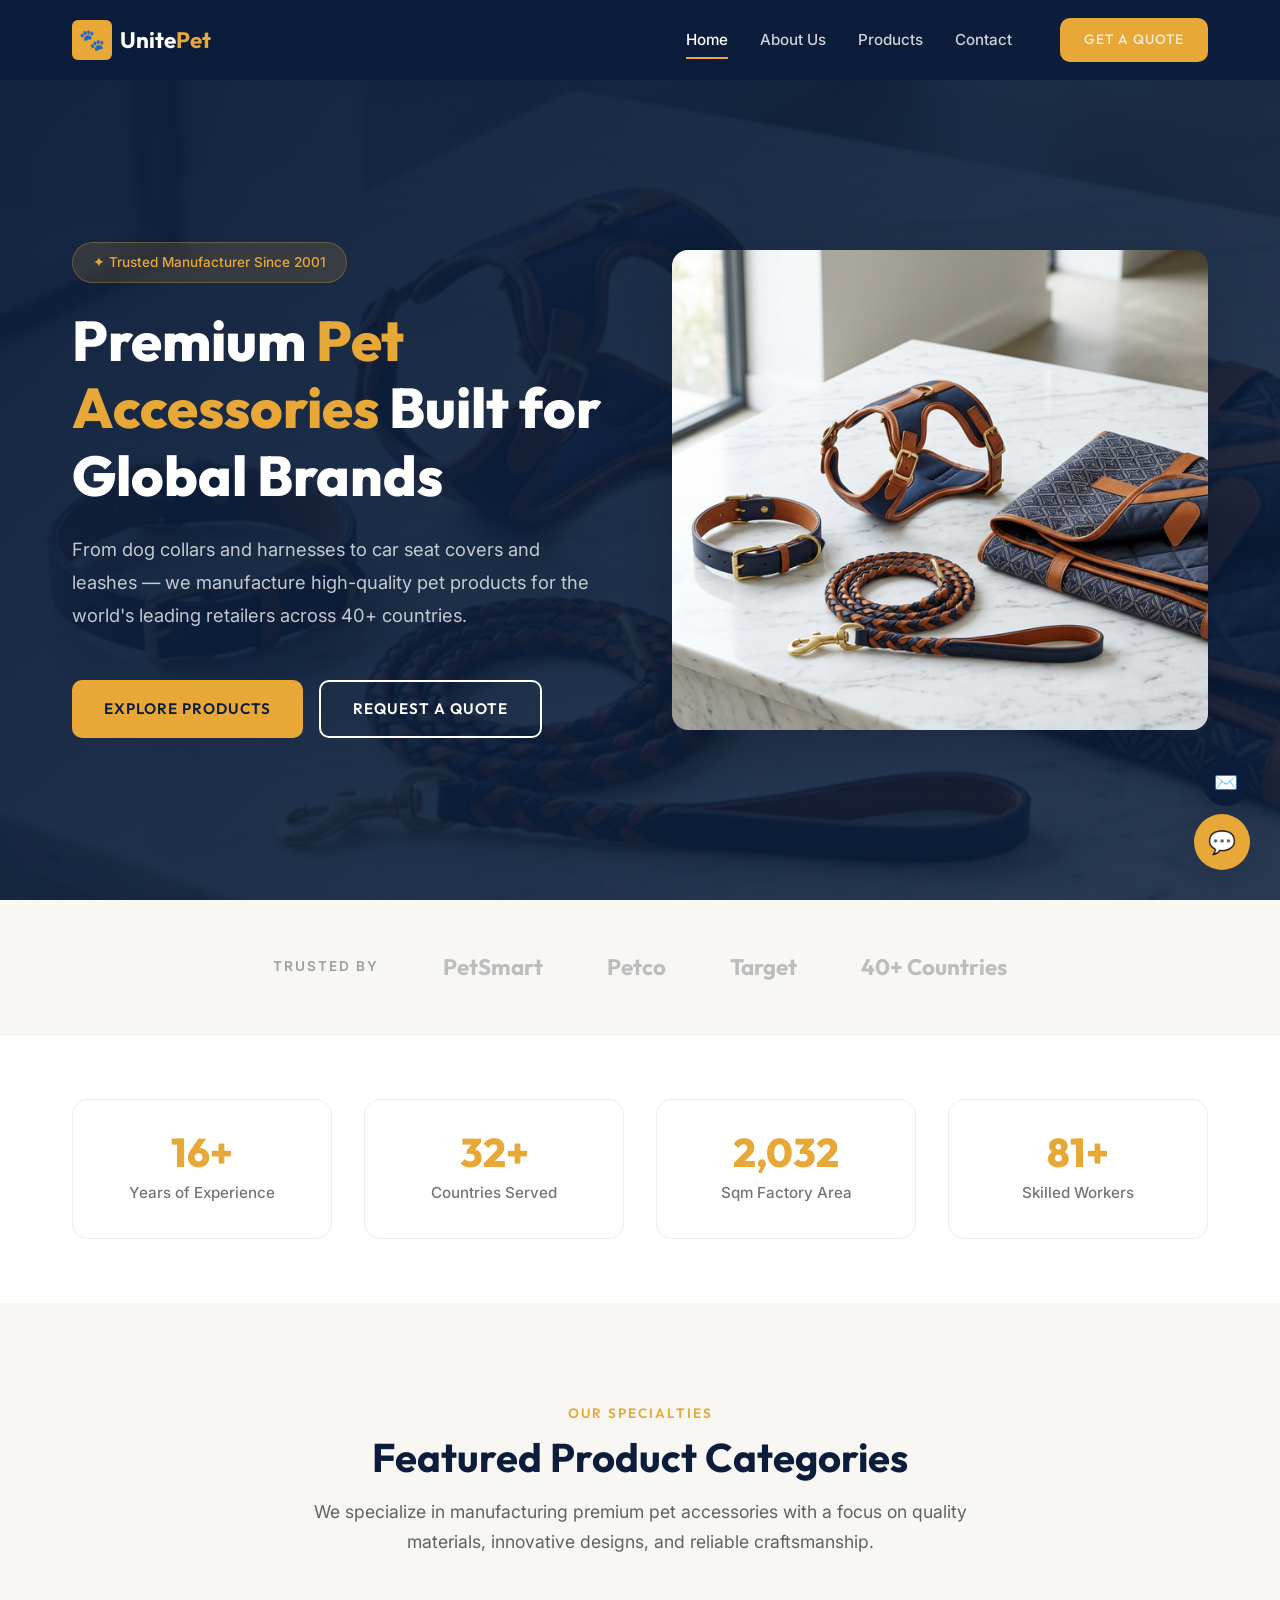
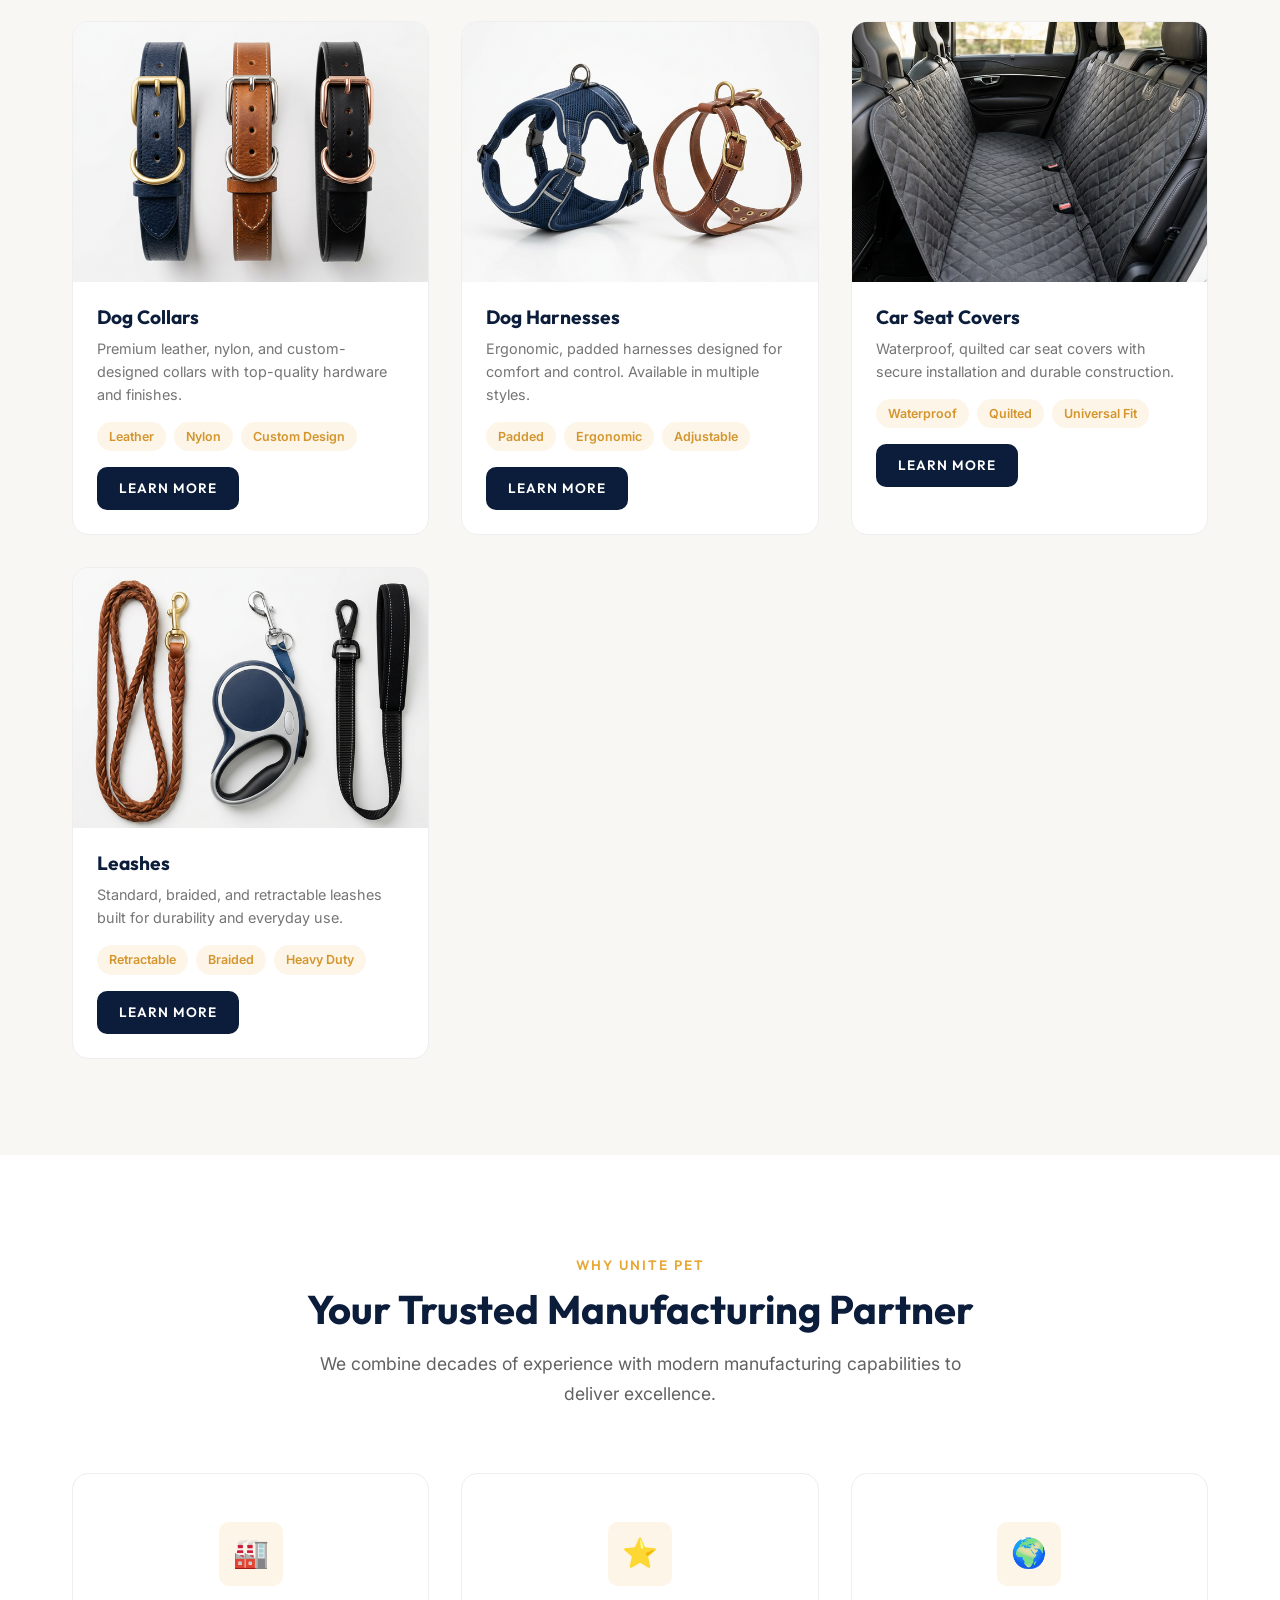
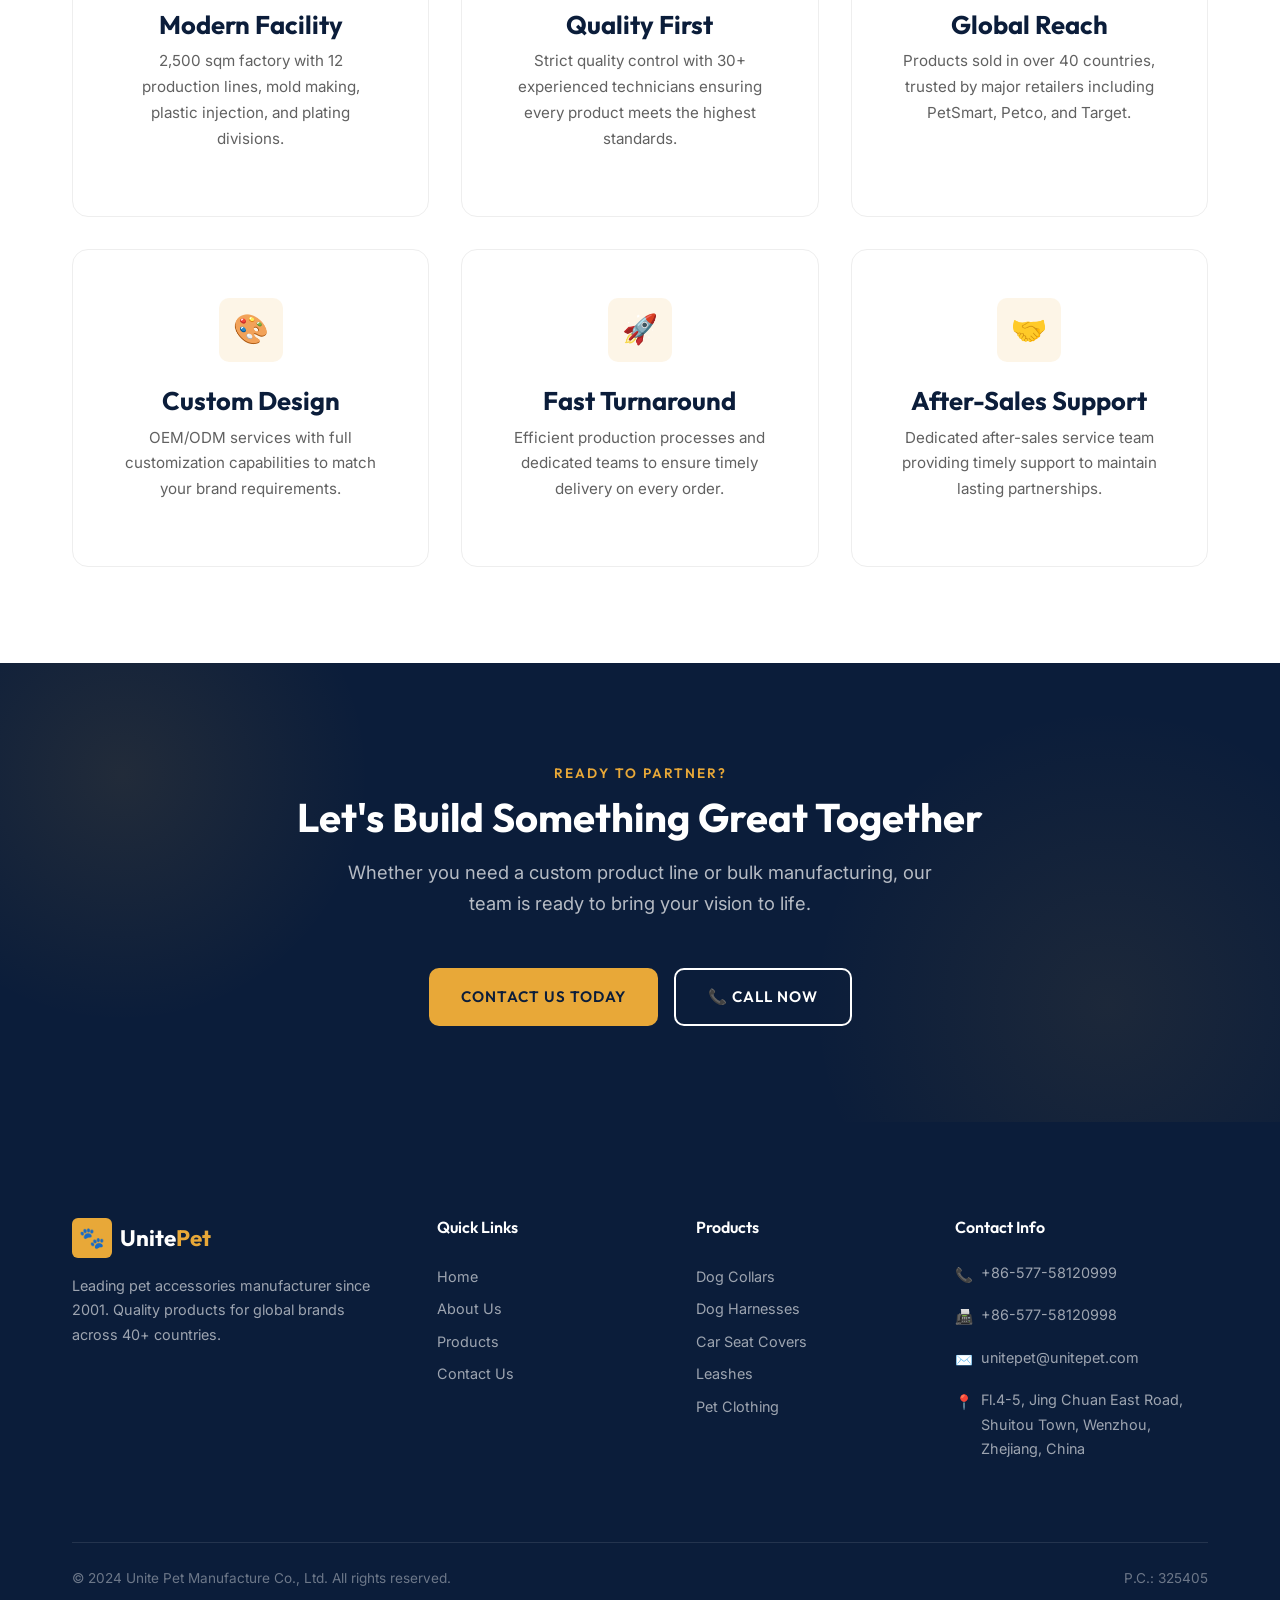
<file: index.html>
<!DOCTYPE html>
<html lang="en">
<head>
  <meta charset="UTF-8">
  <meta name="viewport" content="width=device-width, initial-scale=1.0">
  <title>Unite Pet Manufacture Co., Ltd. — Premium Pet Accessories Manufacturer</title>
  <meta name="description" content="Leading pet accessories manufacturer since 2001. Specializing in dog collars, harnesses, car seat covers, leashes and more. Supplying PetSmart, Petco, and Target. Based in Wenzhou, China.">
  <link rel="stylesheet" href="css/styles.css">
  <link rel="icon" type="image/svg+xml" href="data:image/svg+xml,<svg xmlns='http://www.w3.org/2000/svg' viewBox='0 0 100 100'><text y='.9em' font-size='90'>🐾</text></svg>">
</head>
<body>

  <!-- Header -->
  <header class="header" id="header">
    <nav class="nav">
      <a href="index.html" class="nav-logo">
        <div class="logo-icon">🐾</div>
        <div class="logo-text">Unite<span>Pet</span></div>
      </a>
      <div class="nav-links" id="navLinks">
        <a href="index.html" class="active">Home</a>
        <a href="about.html">About Us</a>
        <a href="products.html">Products</a>
        <a href="contact.html">Contact</a>
        <div class="nav-cta">
          <a href="contact.html" class="btn btn-primary btn-sm">Get a Quote</a>
        </div>
      </div>
      <button class="hamburger" id="hamburger" aria-label="Toggle navigation menu">
        <span></span>
        <span></span>
        <span></span>
      </button>
    </nav>
  </header>

  <!-- Hero Section -->
  <section class="hero" id="hero">
    <div class="hero-bg">
      <img src="images/hero-banner.png" alt="Premium pet accessories by Unite Pet">
    </div>
    <div class="hero-overlay"></div>
    <div class="hero-content">
      <div class="hero-text">
        <div class="hero-badge">✦ Trusted Manufacturer Since 2001</div>
        <h1>Premium <span class="highlight">Pet Accessories</span> Built for Global Brands</h1>
        <p class="hero-description">From dog collars and harnesses to car seat covers and leashes — we manufacture high-quality pet products for the world's leading retailers across 40+ countries.</p>
        <div class="hero-buttons">
          <a href="products.html" class="btn btn-primary">Explore Products</a>
          <a href="contact.html" class="btn btn-outline">Request a Quote</a>
        </div>
      </div>
      <div class="hero-image">
        <img src="images/hero-banner.png" alt="Unite Pet premium pet accessories collection">
      </div>
    </div>
  </section>

  <!-- Trusted By -->
  <section class="trusted-section">
    <div class="container">
      <div class="trusted-content">
        <span class="trusted-label">Trusted By</span>
        <div class="trusted-logos">
          <span class="trusted-logo">PetSmart</span>
          <span class="trusted-logo">Petco</span>
          <span class="trusted-logo">Target</span>
          <span class="trusted-logo">40+ Countries</span>
        </div>
      </div>
    </div>
  </section>

  <!-- Stats Section -->
  <section class="section stats-section">
    <div class="container">
      <div class="stats-grid">
        <div class="stat-card fade-in">
          <div class="stat-number">20+</div>
          <div class="stat-label">Years of Experience</div>
        </div>
        <div class="stat-card fade-in">
          <div class="stat-number">40+</div>
          <div class="stat-label">Countries Served</div>
        </div>
        <div class="stat-card fade-in">
          <div class="stat-number">2,500</div>
          <div class="stat-label">Sqm Factory Area</div>
        </div>
        <div class="stat-card fade-in">
          <div class="stat-number">100+</div>
          <div class="stat-label">Skilled Workers</div>
        </div>
      </div>
    </div>
  </section>

  <!-- Featured Products -->
  <section class="section" style="background: var(--color-off-white);">
    <div class="container">
      <div class="section-header fade-in">
        <span class="section-label">Our Specialties</span>
        <h2>Featured Product Categories</h2>
        <p>We specialize in manufacturing premium pet accessories with a focus on quality materials, innovative designs, and reliable craftsmanship.</p>
      </div>
      <div class="products-grid">
        <div class="product-card fade-in">
          <div class="product-card-image">
            <img src="images/product-collars.png" alt="Premium dog collars">
          </div>
          <div class="product-card-body">
            <h3>Dog Collars</h3>
            <p>Premium leather, nylon, and custom-designed collars with top-quality hardware and finishes.</p>
            <div class="product-card-features">
              <span class="product-feature-tag">Leather</span>
              <span class="product-feature-tag">Nylon</span>
              <span class="product-feature-tag">Custom Design</span>
            </div>
            <a href="products.html" class="btn btn-dark btn-sm">Learn More</a>
          </div>
        </div>
        <div class="product-card fade-in">
          <div class="product-card-image">
            <img src="images/product-harnesses.png" alt="Premium dog harnesses">
          </div>
          <div class="product-card-body">
            <h3>Dog Harnesses</h3>
            <p>Ergonomic, padded harnesses designed for comfort and control. Available in multiple styles.</p>
            <div class="product-card-features">
              <span class="product-feature-tag">Padded</span>
              <span class="product-feature-tag">Ergonomic</span>
              <span class="product-feature-tag">Adjustable</span>
            </div>
            <a href="products.html" class="btn btn-dark btn-sm">Learn More</a>
          </div>
        </div>
        <div class="product-card fade-in">
          <div class="product-card-image">
            <img src="images/product-carseat.png" alt="Dog car seat covers">
          </div>
          <div class="product-card-body">
            <h3>Car Seat Covers</h3>
            <p>Waterproof, quilted car seat covers with secure installation and durable construction.</p>
            <div class="product-card-features">
              <span class="product-feature-tag">Waterproof</span>
              <span class="product-feature-tag">Quilted</span>
              <span class="product-feature-tag">Universal Fit</span>
            </div>
            <a href="products.html" class="btn btn-dark btn-sm">Learn More</a>
          </div>
        </div>
        <div class="product-card fade-in">
          <div class="product-card-image">
            <img src="images/product-leashes.png" alt="Dog leashes and retractable leashes">
          </div>
          <div class="product-card-body">
            <h3>Leashes</h3>
            <p>Standard, braided, and retractable leashes built for durability and everyday use.</p>
            <div class="product-card-features">
              <span class="product-feature-tag">Retractable</span>
              <span class="product-feature-tag">Braided</span>
              <span class="product-feature-tag">Heavy Duty</span>
            </div>
            <a href="products.html" class="btn btn-dark btn-sm">Learn More</a>
          </div>
        </div>
      </div>
    </div>
  </section>

  <!-- Why Choose Us -->
  <section class="section">
    <div class="container">
      <div class="section-header fade-in">
        <span class="section-label">Why Unite Pet</span>
        <h2>Your Trusted Manufacturing Partner</h2>
        <p>We combine decades of experience with modern manufacturing capabilities to deliver excellence.</p>
      </div>
      <div class="features-grid">
        <div class="feature-card fade-in">
          <div class="feature-icon">🏭</div>
          <h3>Modern Facility</h3>
          <p>2,500 sqm factory with 12 production lines, mold making, plastic injection, and plating divisions.</p>
        </div>
        <div class="feature-card fade-in">
          <div class="feature-icon">⭐</div>
          <h3>Quality First</h3>
          <p>Strict quality control with 30+ experienced technicians ensuring every product meets the highest standards.</p>
        </div>
        <div class="feature-card fade-in">
          <div class="feature-icon">🌍</div>
          <h3>Global Reach</h3>
          <p>Products sold in over 40 countries, trusted by major retailers including PetSmart, Petco, and Target.</p>
        </div>
        <div class="feature-card fade-in">
          <div class="feature-icon">🎨</div>
          <h3>Custom Design</h3>
          <p>OEM/ODM services with full customization capabilities to match your brand requirements.</p>
        </div>
        <div class="feature-card fade-in">
          <div class="feature-icon">🚀</div>
          <h3>Fast Turnaround</h3>
          <p>Efficient production processes and dedicated teams to ensure timely delivery on every order.</p>
        </div>
        <div class="feature-card fade-in">
          <div class="feature-icon">🤝</div>
          <h3>After-Sales Support</h3>
          <p>Dedicated after-sales service team providing timely support to maintain lasting partnerships.</p>
        </div>
      </div>
    </div>
  </section>

  <!-- CTA Section -->
  <section class="cta-section">
    <div class="container">
      <div class="cta-content fade-in">
        <span class="section-label" style="color: var(--color-accent);">Ready to Partner?</span>
        <h2>Let's Build Something Great Together</h2>
        <p>Whether you need a custom product line or bulk manufacturing, our team is ready to bring your vision to life.</p>
        <div class="cta-buttons">
          <a href="contact.html" class="btn btn-primary">Contact Us Today</a>
          <a href="tel:+86-577-58120999" class="btn btn-outline">📞 Call Now</a>
        </div>
      </div>
    </div>
  </section>

  <!-- Footer -->
  <footer class="footer">
    <div class="container">
      <div class="footer-grid">
        <div class="footer-brand">
          <a href="index.html" class="nav-logo">
            <div class="logo-icon">🐾</div>
            <div class="logo-text">Unite<span>Pet</span></div>
          </a>
          <p>Leading pet accessories manufacturer since 2001. Quality products for global brands across 40+ countries.</p>
        </div>
        <div>
          <h4>Quick Links</h4>
          <div class="footer-links">
            <a href="index.html">Home</a>
            <a href="about.html">About Us</a>
            <a href="products.html">Products</a>
            <a href="contact.html">Contact Us</a>
          </div>
        </div>
        <div>
          <h4>Products</h4>
          <div class="footer-links">
            <a href="products.html">Dog Collars</a>
            <a href="products.html">Dog Harnesses</a>
            <a href="products.html">Car Seat Covers</a>
            <a href="products.html">Leashes</a>
            <a href="products.html">Pet Clothing</a>
          </div>
        </div>
        <div>
          <h4>Contact Info</h4>
          <div class="footer-contact-item">
            <span class="icon">📞</span>
            <span>+86-577-58120999</span>
          </div>
          <div class="footer-contact-item">
            <span class="icon">📠</span>
            <span>+86-577-58120998</span>
          </div>
          <div class="footer-contact-item">
            <span class="icon">✉️</span>
            <span>unitepet@unitepet.com</span>
          </div>
          <div class="footer-contact-item">
            <span class="icon">📍</span>
            <span>Fl.4-5, Jing Chuan East Road, Shuitou Town, Wenzhou, Zhejiang, China</span>
          </div>
        </div>
      </div>
      <div class="footer-bottom">
        <span>© 2024 Unite Pet Manufacture Co., Ltd. All rights reserved.</span>
        <span>P.C.: 325405</span>
      </div>
    </div>
  </footer>

  <!-- Floating Contact -->
  <div class="floating-contact">
    <a href="mailto:unitepet@unitepet.com" class="float-btn float-btn-email" title="Email Us">✉️</a>
    <a href="contact.html" class="float-btn float-btn-main" title="Contact Us">💬</a>
  </div>

  <script src="js/main.js"></script>
</body>
</html>
</file>
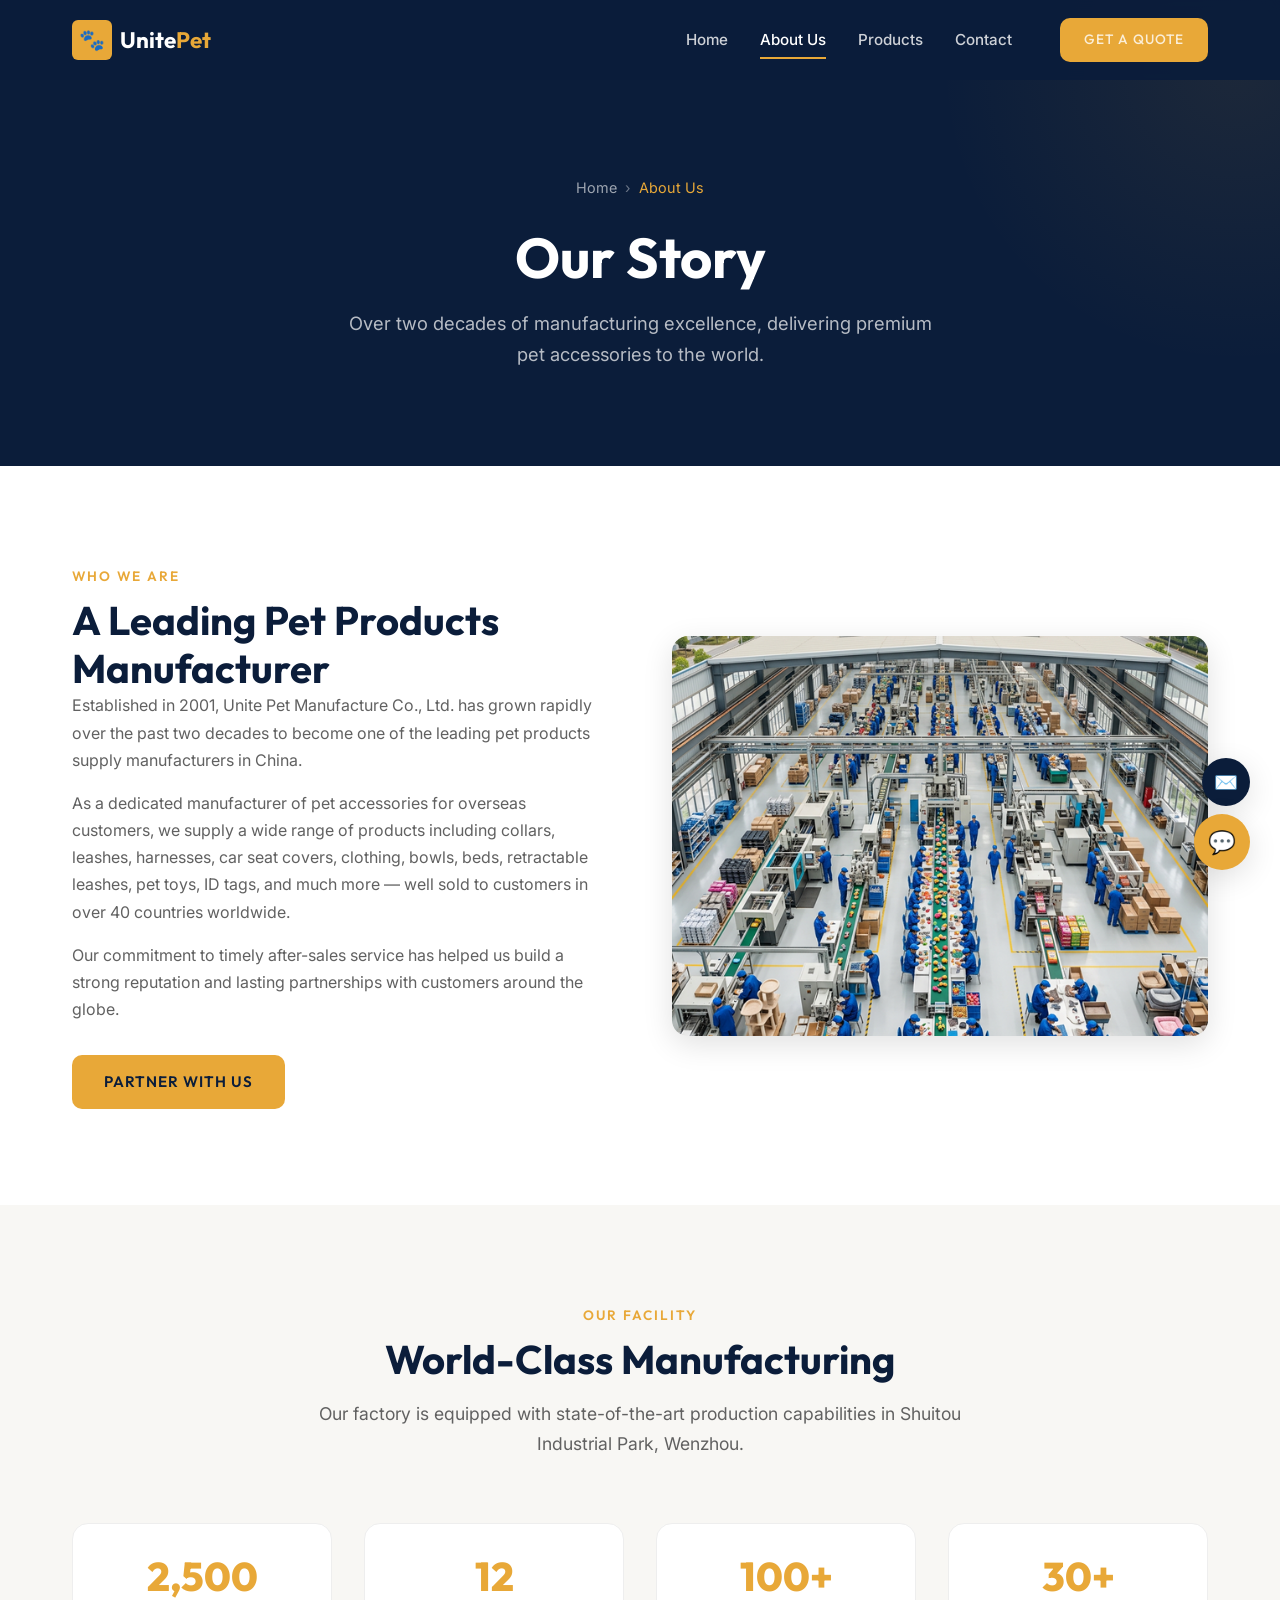
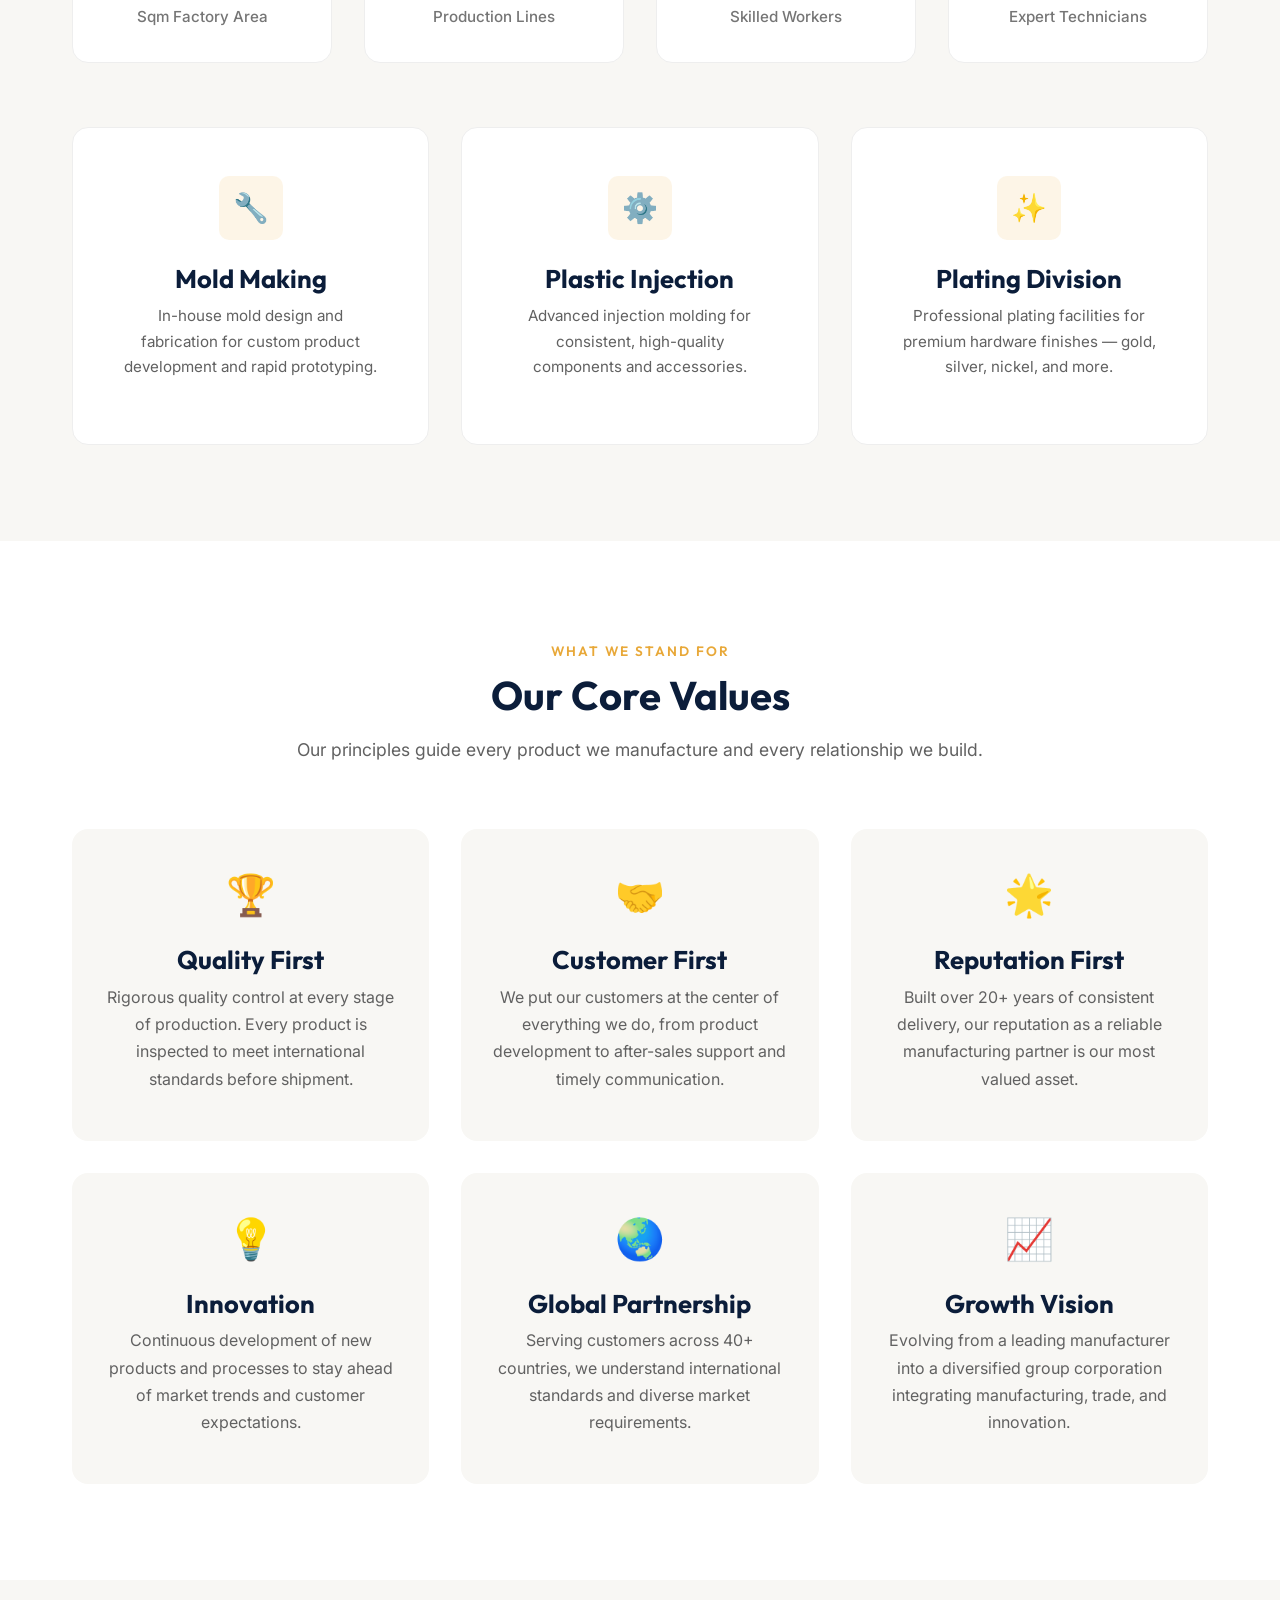
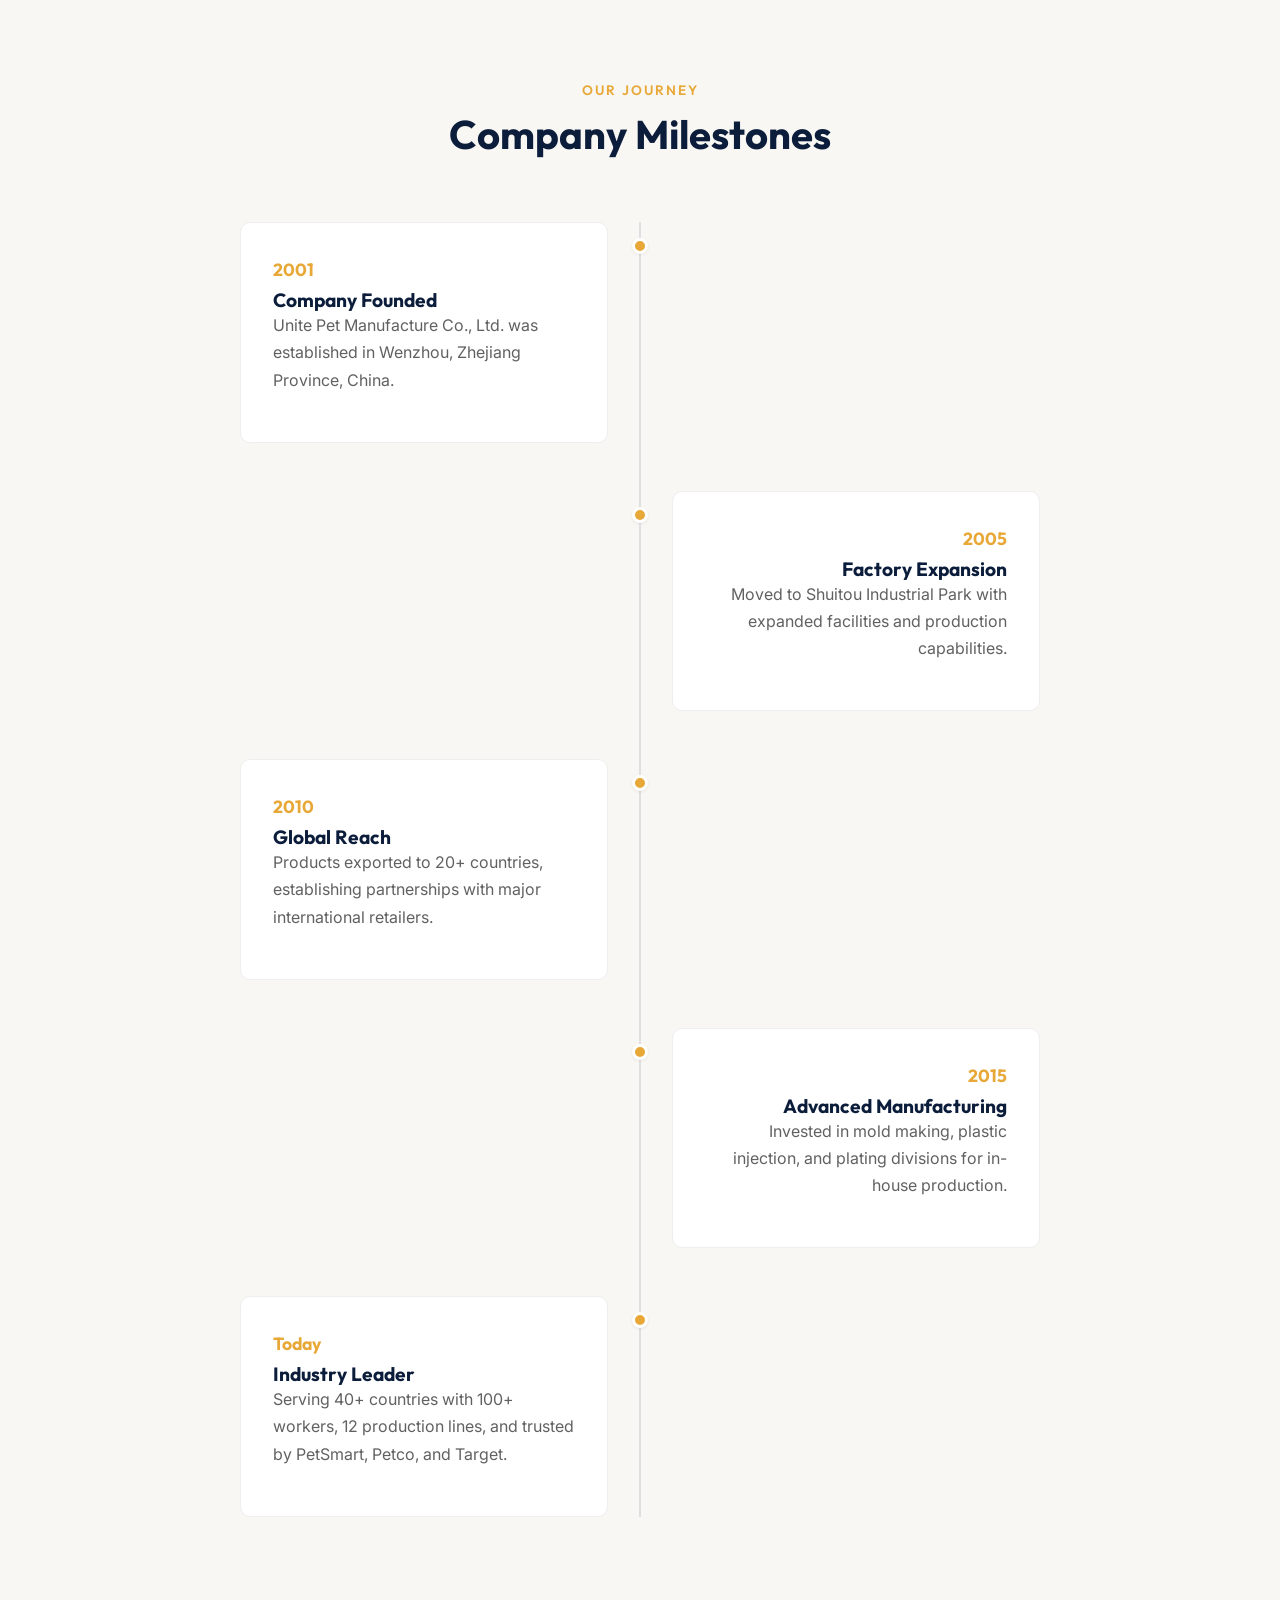
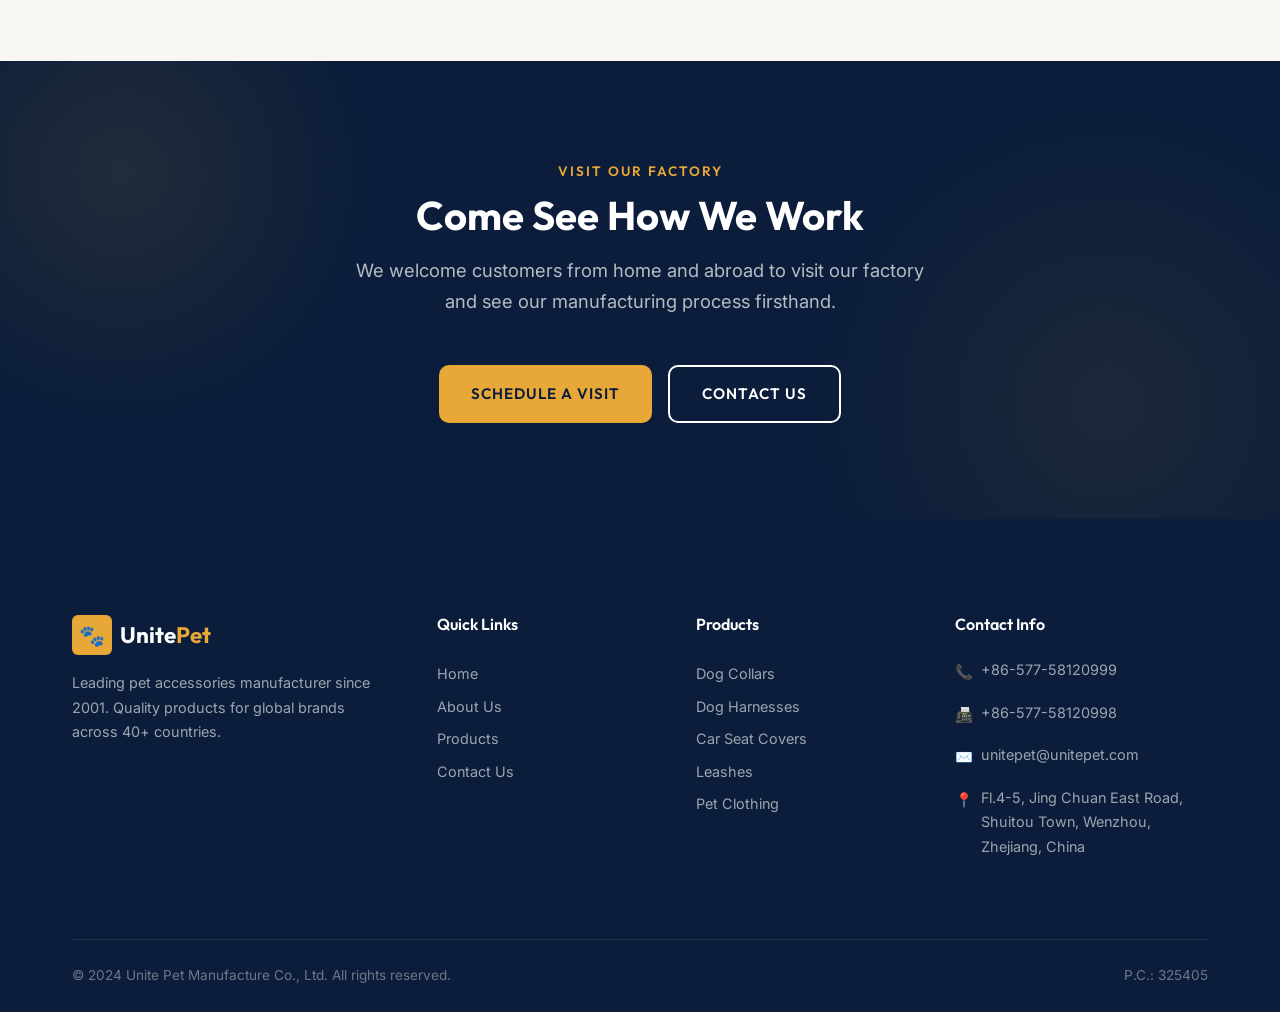
<file: about.html>
<!DOCTYPE html>
<html lang="en">
<head>
  <meta charset="UTF-8">
  <meta name="viewport" content="width=device-width, initial-scale=1.0">
  <title>About Us — Unite Pet Manufacture Co., Ltd.</title>
  <meta name="description" content="Learn about Unite Pet Manufacture Co., Ltd. — a leading pet accessories manufacturer established in 2001, located in Wenzhou, China with a 2,500sqm factory and 100+ skilled workers.">
  <link rel="stylesheet" href="css/styles.css">
  <link rel="icon" type="image/svg+xml" href="data:image/svg+xml,<svg xmlns='http://www.w3.org/2000/svg' viewBox='0 0 100 100'><text y='.9em' font-size='90'>🐾</text></svg>">
</head>
<body>

  <!-- Header -->
  <header class="header" id="header">
    <nav class="nav">
      <a href="index.html" class="nav-logo">
        <div class="logo-icon">🐾</div>
        <div class="logo-text">Unite<span>Pet</span></div>
      </a>
      <div class="nav-links" id="navLinks">
        <a href="index.html">Home</a>
        <a href="about.html" class="active">About Us</a>
        <a href="products.html">Products</a>
        <a href="contact.html">Contact</a>
        <div class="nav-cta">
          <a href="contact.html" class="btn btn-primary btn-sm">Get a Quote</a>
        </div>
      </div>
      <button class="hamburger" id="hamburger" aria-label="Toggle navigation menu">
        <span></span>
        <span></span>
        <span></span>
      </button>
    </nav>
  </header>

  <!-- Page Hero -->
  <section class="page-hero">
    <div class="container">
      <div class="breadcrumb">
        <a href="index.html">Home</a>
        <span>›</span>
        <span class="current">About Us</span>
      </div>
      <h1>Our Story</h1>
      <p>Over two decades of manufacturing excellence, delivering premium pet accessories to the world.</p>
    </div>
  </section>

  <!-- Company Introduction -->
  <section class="section">
    <div class="container">
      <div class="about-intro">
        <div class="fade-in-left">
          <span class="section-label">Who We Are</span>
          <h2>A Leading Pet Products Manufacturer</h2>
          <p>Established in 2001, Unite Pet Manufacture Co., Ltd. has grown rapidly over the past two decades to become one of the leading pet products supply manufacturers in China.</p>
          <p>As a dedicated manufacturer of pet accessories for overseas customers, we supply a wide range of products including collars, leashes, harnesses, car seat covers, clothing, bowls, beds, retractable leashes, pet toys, ID tags, and much more — well sold to customers in over 40 countries worldwide.</p>
          <p>Our commitment to timely after-sales service has helped us build a strong reputation and lasting partnerships with customers around the globe.</p>
          <a href="contact.html" class="btn btn-primary" style="margin-top: var(--space-md);">Partner With Us</a>
        </div>
        <div class="about-intro-image fade-in-right">
          <img src="images/factory.png" alt="Unite Pet factory in Shuitou Industrial Park, Wenzhou">
        </div>
      </div>
    </div>
  </section>

  <!-- Factory Stats -->
  <section class="section" style="background: var(--color-off-white);">
    <div class="container">
      <div class="section-header fade-in">
        <span class="section-label">Our Facility</span>
        <h2>World-Class Manufacturing</h2>
        <p>Our factory is equipped with state-of-the-art production capabilities in Shuitou Industrial Park, Wenzhou.</p>
      </div>
      <div class="stats-grid" style="margin-bottom: var(--space-3xl);">
        <div class="stat-card fade-in">
          <div class="stat-number">2,500</div>
          <div class="stat-label">Sqm Factory Area</div>
        </div>
        <div class="stat-card fade-in">
          <div class="stat-number">12</div>
          <div class="stat-label">Production Lines</div>
        </div>
        <div class="stat-card fade-in">
          <div class="stat-number">100+</div>
          <div class="stat-label">Skilled Workers</div>
        </div>
        <div class="stat-card fade-in">
          <div class="stat-number">30+</div>
          <div class="stat-label">Expert Technicians</div>
        </div>
      </div>
      <div class="features-grid">
        <div class="feature-card fade-in">
          <div class="feature-icon">🔧</div>
          <h3>Mold Making</h3>
          <p>In-house mold design and fabrication for custom product development and rapid prototyping.</p>
        </div>
        <div class="feature-card fade-in">
          <div class="feature-icon">⚙️</div>
          <h3>Plastic Injection</h3>
          <p>Advanced injection molding for consistent, high-quality components and accessories.</p>
        </div>
        <div class="feature-card fade-in">
          <div class="feature-icon">✨</div>
          <h3>Plating Division</h3>
          <p>Professional plating facilities for premium hardware finishes — gold, silver, nickel, and more.</p>
        </div>
      </div>
    </div>
  </section>

  <!-- Core Values -->
  <section class="section">
    <div class="container">
      <div class="section-header fade-in">
        <span class="section-label">What We Stand For</span>
        <h2>Our Core Values</h2>
        <p>Our principles guide every product we manufacture and every relationship we build.</p>
      </div>
      <div class="about-values">
        <div class="value-card fade-in">
          <div class="value-icon">🏆</div>
          <h3>Quality First</h3>
          <p>Rigorous quality control at every stage of production. Every product is inspected to meet international standards before shipment.</p>
        </div>
        <div class="value-card fade-in">
          <div class="value-icon">🤝</div>
          <h3>Customer First</h3>
          <p>We put our customers at the center of everything we do, from product development to after-sales support and timely communication.</p>
        </div>
        <div class="value-card fade-in">
          <div class="value-icon">🌟</div>
          <h3>Reputation First</h3>
          <p>Built over 20+ years of consistent delivery, our reputation as a reliable manufacturing partner is our most valued asset.</p>
        </div>
        <div class="value-card fade-in">
          <div class="value-icon">💡</div>
          <h3>Innovation</h3>
          <p>Continuous development of new products and processes to stay ahead of market trends and customer expectations.</p>
        </div>
        <div class="value-card fade-in">
          <div class="value-icon">🌏</div>
          <h3>Global Partnership</h3>
          <p>Serving customers across 40+ countries, we understand international standards and diverse market requirements.</p>
        </div>
        <div class="value-card fade-in">
          <div class="value-icon">📈</div>
          <h3>Growth Vision</h3>
          <p>Evolving from a leading manufacturer into a diversified group corporation integrating manufacturing, trade, and innovation.</p>
        </div>
      </div>
    </div>
  </section>

  <!-- Company Journey Timeline -->
  <section class="section" style="background: var(--color-off-white);">
    <div class="container">
      <div class="section-header fade-in">
        <span class="section-label">Our Journey</span>
        <h2>Company Milestones</h2>
      </div>
      <div class="timeline">
        <div class="timeline-item fade-in">
          <div class="timeline-dot"></div>
          <div class="timeline-content">
            <div class="timeline-year">2001</div>
            <h4>Company Founded</h4>
            <p>Unite Pet Manufacture Co., Ltd. was established in Wenzhou, Zhejiang Province, China.</p>
          </div>
        </div>
        <div class="timeline-item fade-in">
          <div class="timeline-dot"></div>
          <div class="timeline-content">
            <div class="timeline-year">2005</div>
            <h4>Factory Expansion</h4>
            <p>Moved to Shuitou Industrial Park with expanded facilities and production capabilities.</p>
          </div>
        </div>
        <div class="timeline-item fade-in">
          <div class="timeline-dot"></div>
          <div class="timeline-content">
            <div class="timeline-year">2010</div>
            <h4>Global Reach</h4>
            <p>Products exported to 20+ countries, establishing partnerships with major international retailers.</p>
          </div>
        </div>
        <div class="timeline-item fade-in">
          <div class="timeline-dot"></div>
          <div class="timeline-content">
            <div class="timeline-year">2015</div>
            <h4>Advanced Manufacturing</h4>
            <p>Invested in mold making, plastic injection, and plating divisions for in-house production.</p>
          </div>
        </div>
        <div class="timeline-item fade-in">
          <div class="timeline-dot"></div>
          <div class="timeline-content">
            <div class="timeline-year">Today</div>
            <h4>Industry Leader</h4>
            <p>Serving 40+ countries with 100+ workers, 12 production lines, and trusted by PetSmart, Petco, and Target.</p>
          </div>
        </div>
      </div>
    </div>
  </section>

  <!-- CTA Section -->
  <section class="cta-section">
    <div class="container">
      <div class="cta-content fade-in">
        <span class="section-label" style="color: var(--color-accent);">Visit Our Factory</span>
        <h2>Come See How We Work</h2>
        <p>We welcome customers from home and abroad to visit our factory and see our manufacturing process firsthand.</p>
        <div class="cta-buttons">
          <a href="contact.html" class="btn btn-primary">Schedule a Visit</a>
          <a href="contact.html" class="btn btn-outline">Contact Us</a>
        </div>
      </div>
    </div>
  </section>

  <!-- Footer -->
  <footer class="footer">
    <div class="container">
      <div class="footer-grid">
        <div class="footer-brand">
          <a href="index.html" class="nav-logo">
            <div class="logo-icon">🐾</div>
            <div class="logo-text">Unite<span>Pet</span></div>
          </a>
          <p>Leading pet accessories manufacturer since 2001. Quality products for global brands across 40+ countries.</p>
        </div>
        <div>
          <h4>Quick Links</h4>
          <div class="footer-links">
            <a href="index.html">Home</a>
            <a href="about.html">About Us</a>
            <a href="products.html">Products</a>
            <a href="contact.html">Contact Us</a>
          </div>
        </div>
        <div>
          <h4>Products</h4>
          <div class="footer-links">
            <a href="products.html">Dog Collars</a>
            <a href="products.html">Dog Harnesses</a>
            <a href="products.html">Car Seat Covers</a>
            <a href="products.html">Leashes</a>
            <a href="products.html">Pet Clothing</a>
          </div>
        </div>
        <div>
          <h4>Contact Info</h4>
          <div class="footer-contact-item">
            <span class="icon">📞</span>
            <span>+86-577-58120999</span>
          </div>
          <div class="footer-contact-item">
            <span class="icon">📠</span>
            <span>+86-577-58120998</span>
          </div>
          <div class="footer-contact-item">
            <span class="icon">✉️</span>
            <span>unitepet@unitepet.com</span>
          </div>
          <div class="footer-contact-item">
            <span class="icon">📍</span>
            <span>Fl.4-5, Jing Chuan East Road, Shuitou Town, Wenzhou, Zhejiang, China</span>
          </div>
        </div>
      </div>
      <div class="footer-bottom">
        <span>© 2024 Unite Pet Manufacture Co., Ltd. All rights reserved.</span>
        <span>P.C.: 325405</span>
      </div>
    </div>
  </footer>

  <!-- Floating Contact -->
  <div class="floating-contact">
    <a href="mailto:unitepet@unitepet.com" class="float-btn float-btn-email" title="Email Us">✉️</a>
    <a href="contact.html" class="float-btn float-btn-main" title="Contact Us">💬</a>
  </div>

  <script src="js/main.js"></script>
</body>
</html>
</file>
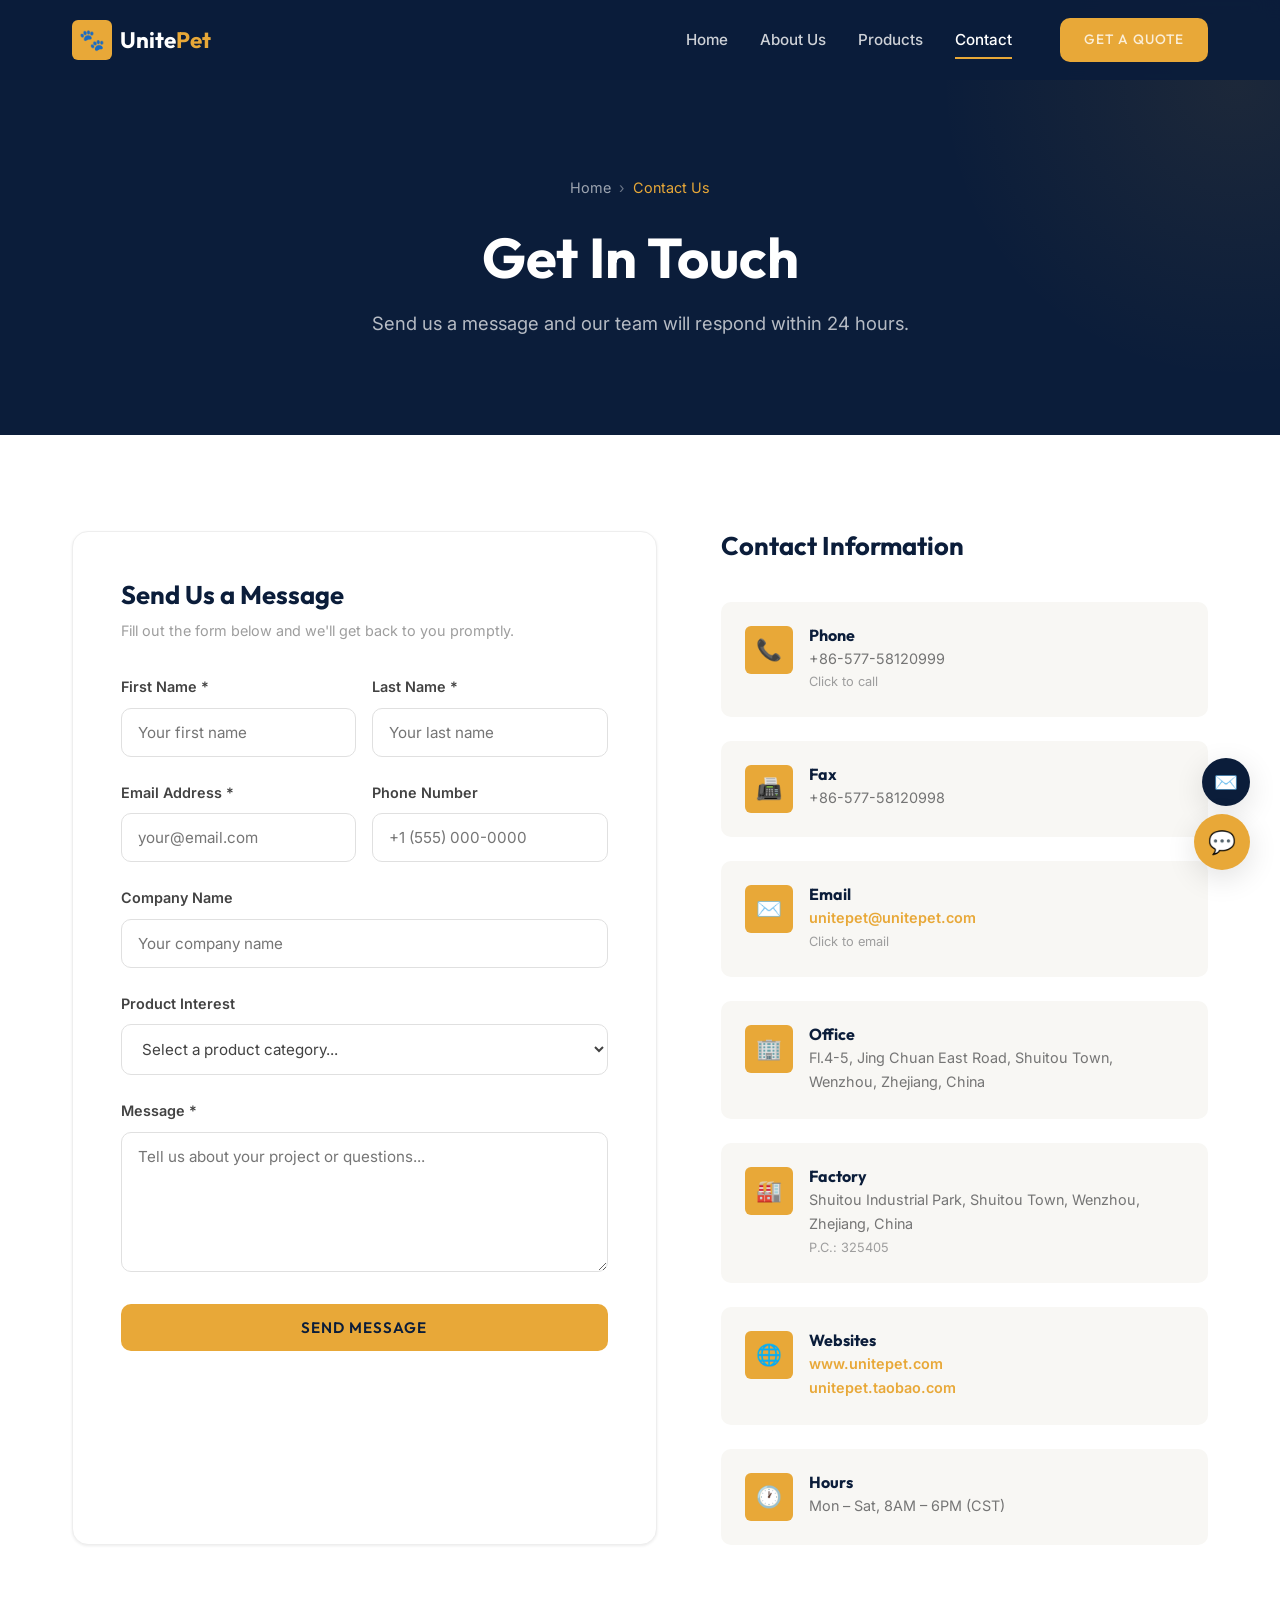
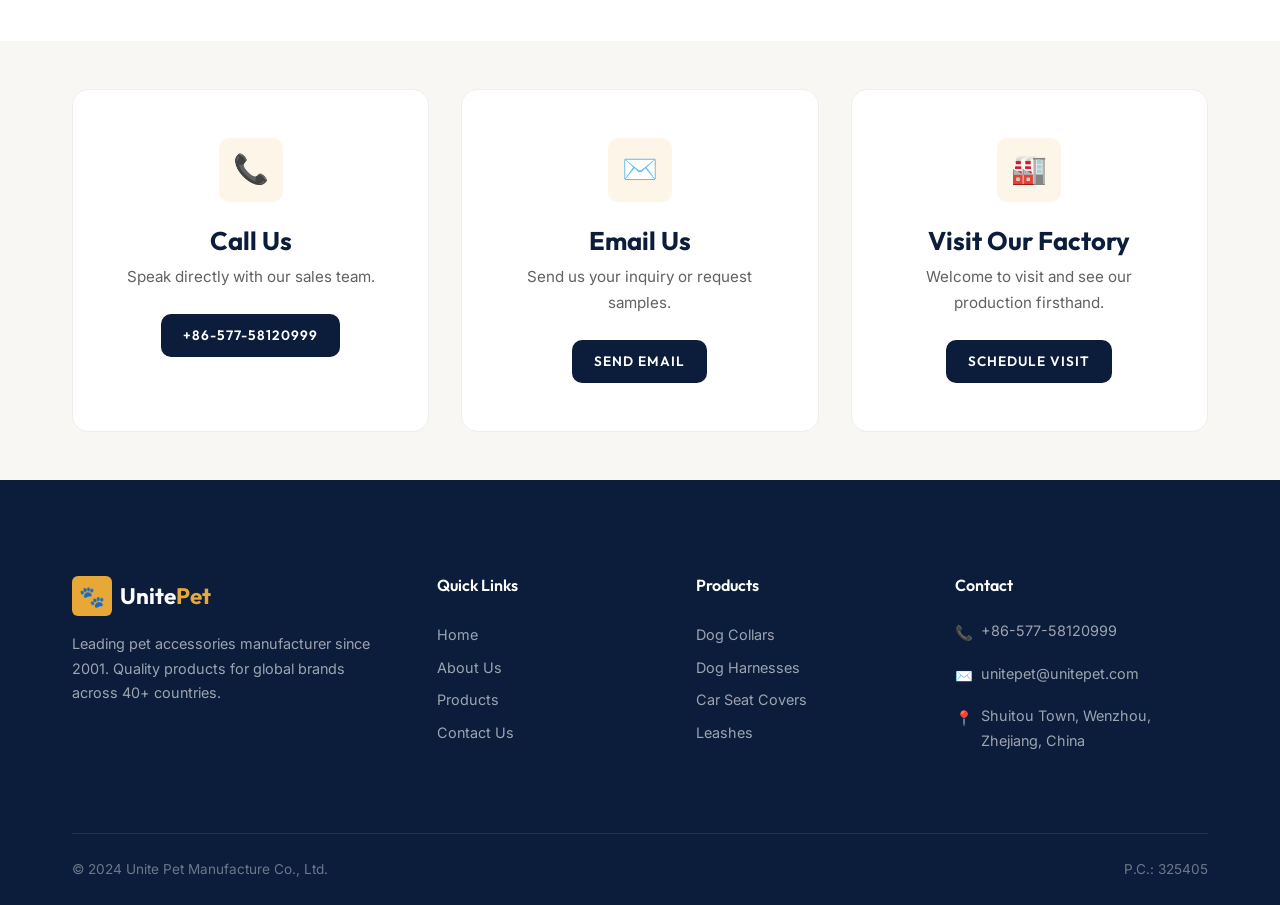
<file: contact.html>
<!DOCTYPE html>
<html lang="en">
<head>
  <meta charset="UTF-8">
  <meta name="viewport" content="width=device-width, initial-scale=1.0">
  <title>Contact Us — Unite Pet Manufacture Co., Ltd.</title>
  <meta name="description" content="Contact Unite Pet for quotes, samples, or factory visits. Phone: +86-577-58120999, Email: unitepet@unitepet.com">
  <link rel="stylesheet" href="css/styles.css">
  <link rel="icon" type="image/svg+xml" href="data:image/svg+xml,<svg xmlns='http://www.w3.org/2000/svg' viewBox='0 0 100 100'><text y='.9em' font-size='90'>🐾</text></svg>">
</head>
<body>
  <header class="header" id="header">
    <nav class="nav">
      <a href="index.html" class="nav-logo">
        <div class="logo-icon">🐾</div>
        <div class="logo-text">Unite<span>Pet</span></div>
      </a>
      <div class="nav-links" id="navLinks">
        <a href="index.html">Home</a>
        <a href="about.html">About Us</a>
        <a href="products.html">Products</a>
        <a href="contact.html" class="active">Contact</a>
        <div class="nav-cta"><a href="contact.html" class="btn btn-primary btn-sm">Get a Quote</a></div>
      </div>
      <button class="hamburger" id="hamburger" aria-label="Toggle menu"><span></span><span></span><span></span></button>
    </nav>
  </header>

  <section class="page-hero">
    <div class="container">
      <div class="breadcrumb"><a href="index.html">Home</a><span>›</span><span class="current">Contact Us</span></div>
      <h1>Get In Touch</h1>
      <p>Send us a message and our team will respond within 24 hours.</p>
    </div>
  </section>

  <section class="section">
    <div class="container">
      <div class="contact-grid">
        <div class="contact-form-wrapper fade-in-left" id="contactFormWrapper">
          <h3 style="margin-bottom:var(--space-sm)">Send Us a Message</h3>
          <p style="margin-bottom:var(--space-xl);color:var(--color-gray-500);font-size:0.9rem">Fill out the form below and we'll get back to you promptly.</p>
          <form id="contactForm">
            <div class="form-row">
              <div class="form-group"><label for="firstName">First Name *</label><input type="text" id="firstName" name="firstName" placeholder="Your first name" required></div>
              <div class="form-group"><label for="lastName">Last Name *</label><input type="text" id="lastName" name="lastName" placeholder="Your last name" required></div>
            </div>
            <div class="form-row">
              <div class="form-group"><label for="email">Email Address *</label><input type="email" id="email" name="email" placeholder="your@email.com" required></div>
              <div class="form-group"><label for="phone">Phone Number</label><input type="tel" id="phone" name="phone" placeholder="+1 (555) 000-0000"></div>
            </div>
            <div class="form-group"><label for="company">Company Name</label><input type="text" id="company" name="company" placeholder="Your company name"></div>
            <div class="form-group">
              <label for="interest">Product Interest</label>
              <select id="interest" name="interest">
                <option value="">Select a product category...</option>
                <option value="collars">Dog Collars</option>
                <option value="harnesses">Dog Harnesses</option>
                <option value="carseat">Car Seat Covers</option>
                <option value="leashes">Leashes</option>
                <option value="clothing">Pet Clothing</option>
                <option value="beds">Pet Beds & Bowls</option>
                <option value="toys">Pet Toys & ID Tags</option>
                <option value="custom">Custom / OEM / ODM</option>
                <option value="other">Other</option>
              </select>
            </div>
            <div class="form-group"><label for="message">Message *</label><textarea id="message" name="message" placeholder="Tell us about your project or questions..." required></textarea></div>
            <button type="submit" class="btn btn-primary" style="width:100%">Send Message</button>
          </form>
          <div class="form-success" id="formSuccess">
            <div class="success-icon">✓</div>
            <h3>Message Sent!</h3>
            <p>Our team will get back to you within 24 hours.</p>
            <button class="btn btn-dark" onclick="resetForm()" style="margin-top:var(--space-md)">Send Another</button>
          </div>
        </div>

        <div class="contact-info-cards fade-in-right">
          <h3 style="margin-bottom:var(--space-md)">Contact Information</h3>
          <a href="tel:+86-577-58120999" class="contact-info-card">
            <div class="contact-info-icon">📞</div>
            <div><h4>Phone</h4><p>+86-577-58120999</p><p style="font-size:0.8rem;color:var(--color-gray-500)">Click to call</p></div>
          </a>
          <a href="tel:+86-577-58120998" class="contact-info-card">
            <div class="contact-info-icon">📠</div>
            <div><h4>Fax</h4><p>+86-577-58120998</p></div>
          </a>
          <a href="mailto:unitepet@unitepet.com" class="contact-info-card">
            <div class="contact-info-icon">✉️</div>
            <div><h4>Email</h4><p style="color:var(--color-accent);font-weight:600">unitepet@unitepet.com</p><p style="font-size:0.8rem;color:var(--color-gray-500)">Click to email</p></div>
          </a>
          <div class="contact-info-card">
            <div class="contact-info-icon">🏢</div>
            <div><h4>Office</h4><p>Fl.4-5, Jing Chuan East Road, Shuitou Town, Wenzhou, Zhejiang, China</p></div>
          </div>
          <div class="contact-info-card">
            <div class="contact-info-icon">🏭</div>
            <div><h4>Factory</h4><p>Shuitou Industrial Park, Shuitou Town, Wenzhou, Zhejiang, China</p><p style="font-size:0.8rem;color:var(--color-gray-500)">P.C.: 325405</p></div>
          </div>
          <div class="contact-info-card">
            <div class="contact-info-icon">🌐</div>
            <div><h4>Websites</h4><p><a href="http://www.unitepet.com" target="_blank">www.unitepet.com</a></p><p><a href="http://unitepet.taobao.com" target="_blank">unitepet.taobao.com</a></p></div>
          </div>
          <div class="contact-info-card">
            <div class="contact-info-icon">🕐</div>
            <div><h4>Hours</h4><p>Mon – Sat, 8AM – 6PM (CST)</p></div>
          </div>
        </div>
      </div>
    </div>
  </section>

  <section class="section" style="background:var(--color-off-white);padding:var(--space-2xl) 0">
    <div class="container">
      <div class="features-grid">
        <div class="feature-card fade-in" style="cursor:pointer" onclick="window.location.href='tel:+86-577-58120999'">
          <div class="feature-icon">📞</div><h3>Call Us</h3><p>Speak directly with our sales team.</p>
          <a href="tel:+86-577-58120999" class="btn btn-dark btn-sm" style="margin-top:var(--space-sm)">+86-577-58120999</a>
        </div>
        <div class="feature-card fade-in" style="cursor:pointer" onclick="window.location.href='mailto:unitepet@unitepet.com'">
          <div class="feature-icon">✉️</div><h3>Email Us</h3><p>Send us your inquiry or request samples.</p>
          <a href="mailto:unitepet@unitepet.com" class="btn btn-dark btn-sm" style="margin-top:var(--space-sm)">Send Email</a>
        </div>
        <div class="feature-card fade-in">
          <div class="feature-icon">🏭</div><h3>Visit Our Factory</h3><p>Welcome to visit and see our production firsthand.</p>
          <a href="mailto:unitepet@unitepet.com?subject=Factory Visit" class="btn btn-dark btn-sm" style="margin-top:var(--space-sm)">Schedule Visit</a>
        </div>
      </div>
    </div>
  </section>

  <footer class="footer">
    <div class="container">
      <div class="footer-grid">
        <div class="footer-brand">
          <a href="index.html" class="nav-logo"><div class="logo-icon">🐾</div><div class="logo-text">Unite<span>Pet</span></div></a>
          <p>Leading pet accessories manufacturer since 2001. Quality products for global brands across 40+ countries.</p>
        </div>
        <div><h4>Quick Links</h4><div class="footer-links"><a href="index.html">Home</a><a href="about.html">About Us</a><a href="products.html">Products</a><a href="contact.html">Contact Us</a></div></div>
        <div><h4>Products</h4><div class="footer-links"><a href="products.html">Dog Collars</a><a href="products.html">Dog Harnesses</a><a href="products.html">Car Seat Covers</a><a href="products.html">Leashes</a></div></div>
        <div><h4>Contact</h4>
          <div class="footer-contact-item"><span class="icon">📞</span><span>+86-577-58120999</span></div>
          <div class="footer-contact-item"><span class="icon">✉️</span><span>unitepet@unitepet.com</span></div>
          <div class="footer-contact-item"><span class="icon">📍</span><span>Shuitou Town, Wenzhou, Zhejiang, China</span></div>
        </div>
      </div>
      <div class="footer-bottom"><span>© 2024 Unite Pet Manufacture Co., Ltd.</span><span>P.C.: 325405</span></div>
    </div>
  </footer>

  <div class="floating-contact">
    <a href="mailto:unitepet@unitepet.com" class="float-btn float-btn-email" title="Email Us">✉️</a>
    <a href="contact.html" class="float-btn float-btn-main" title="Contact Us">💬</a>
  </div>
  <script src="js/main.js"></script>
</body>
</html>
</file>
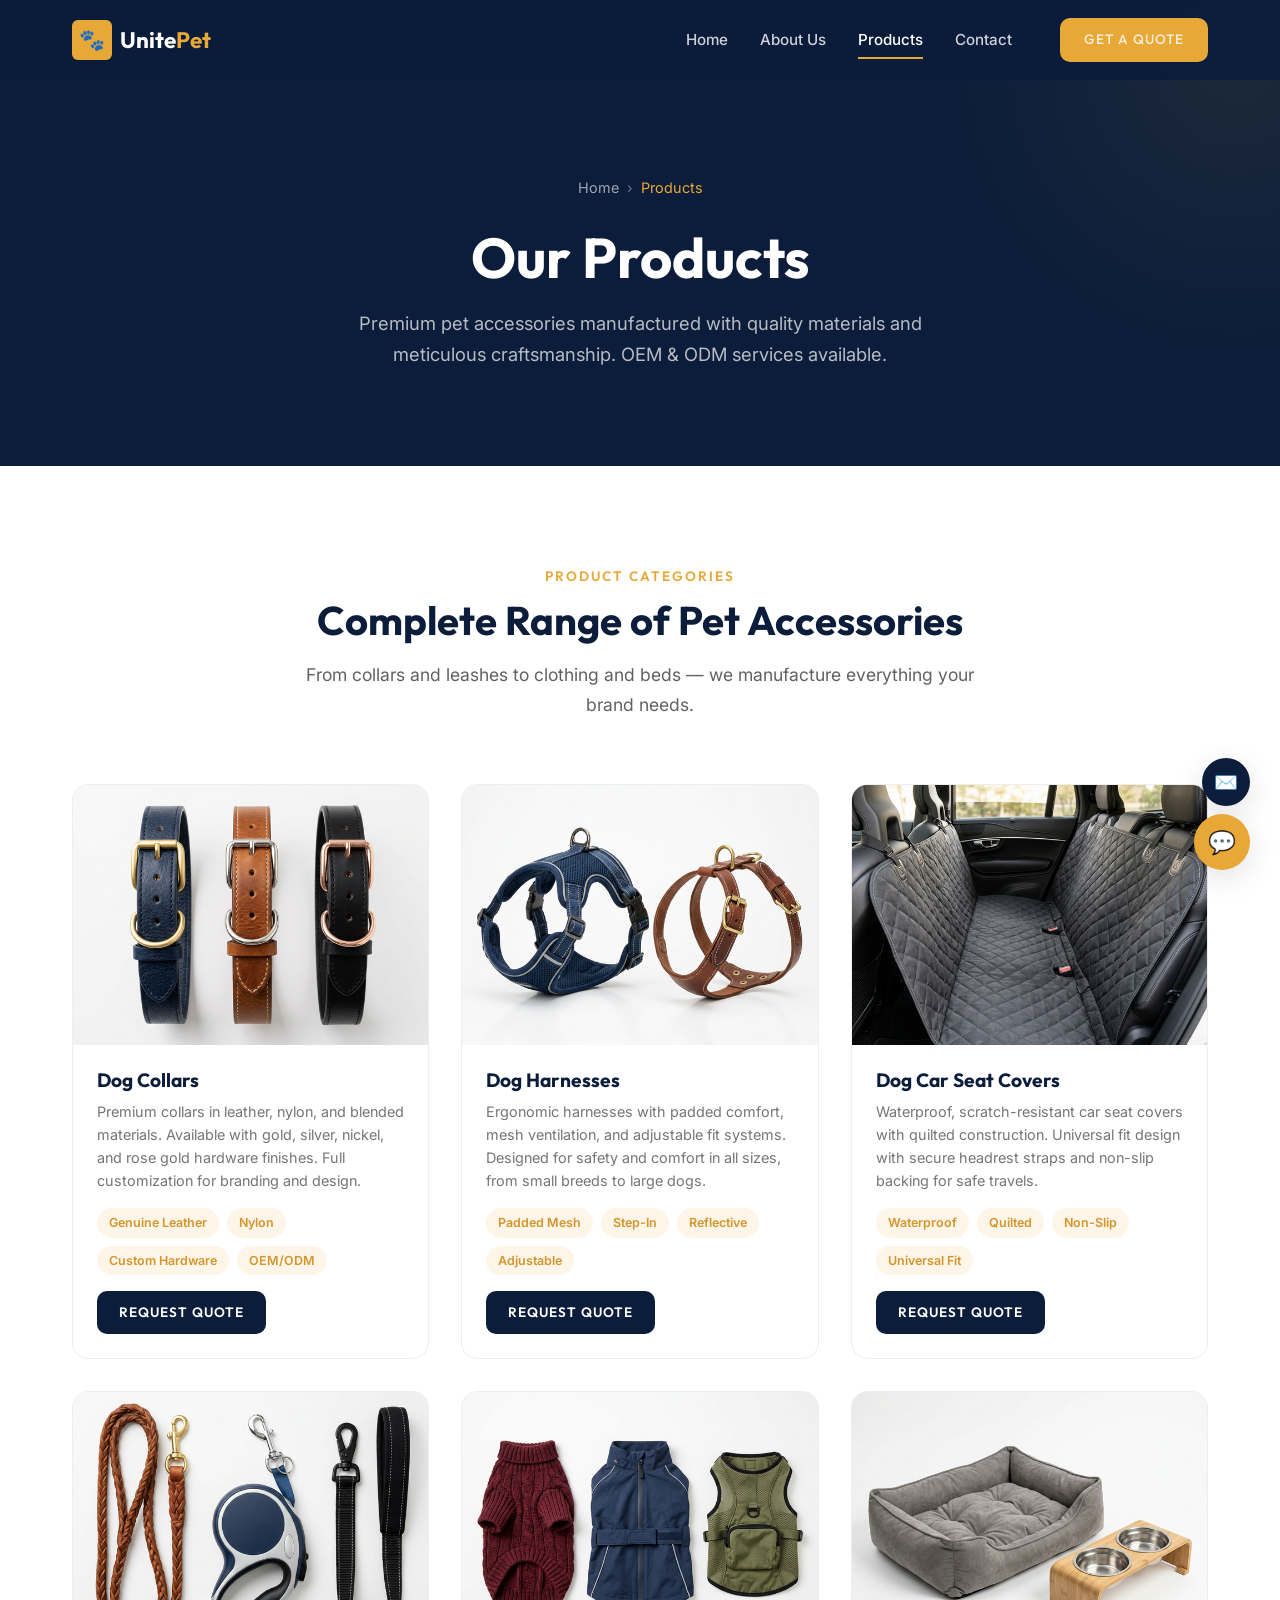
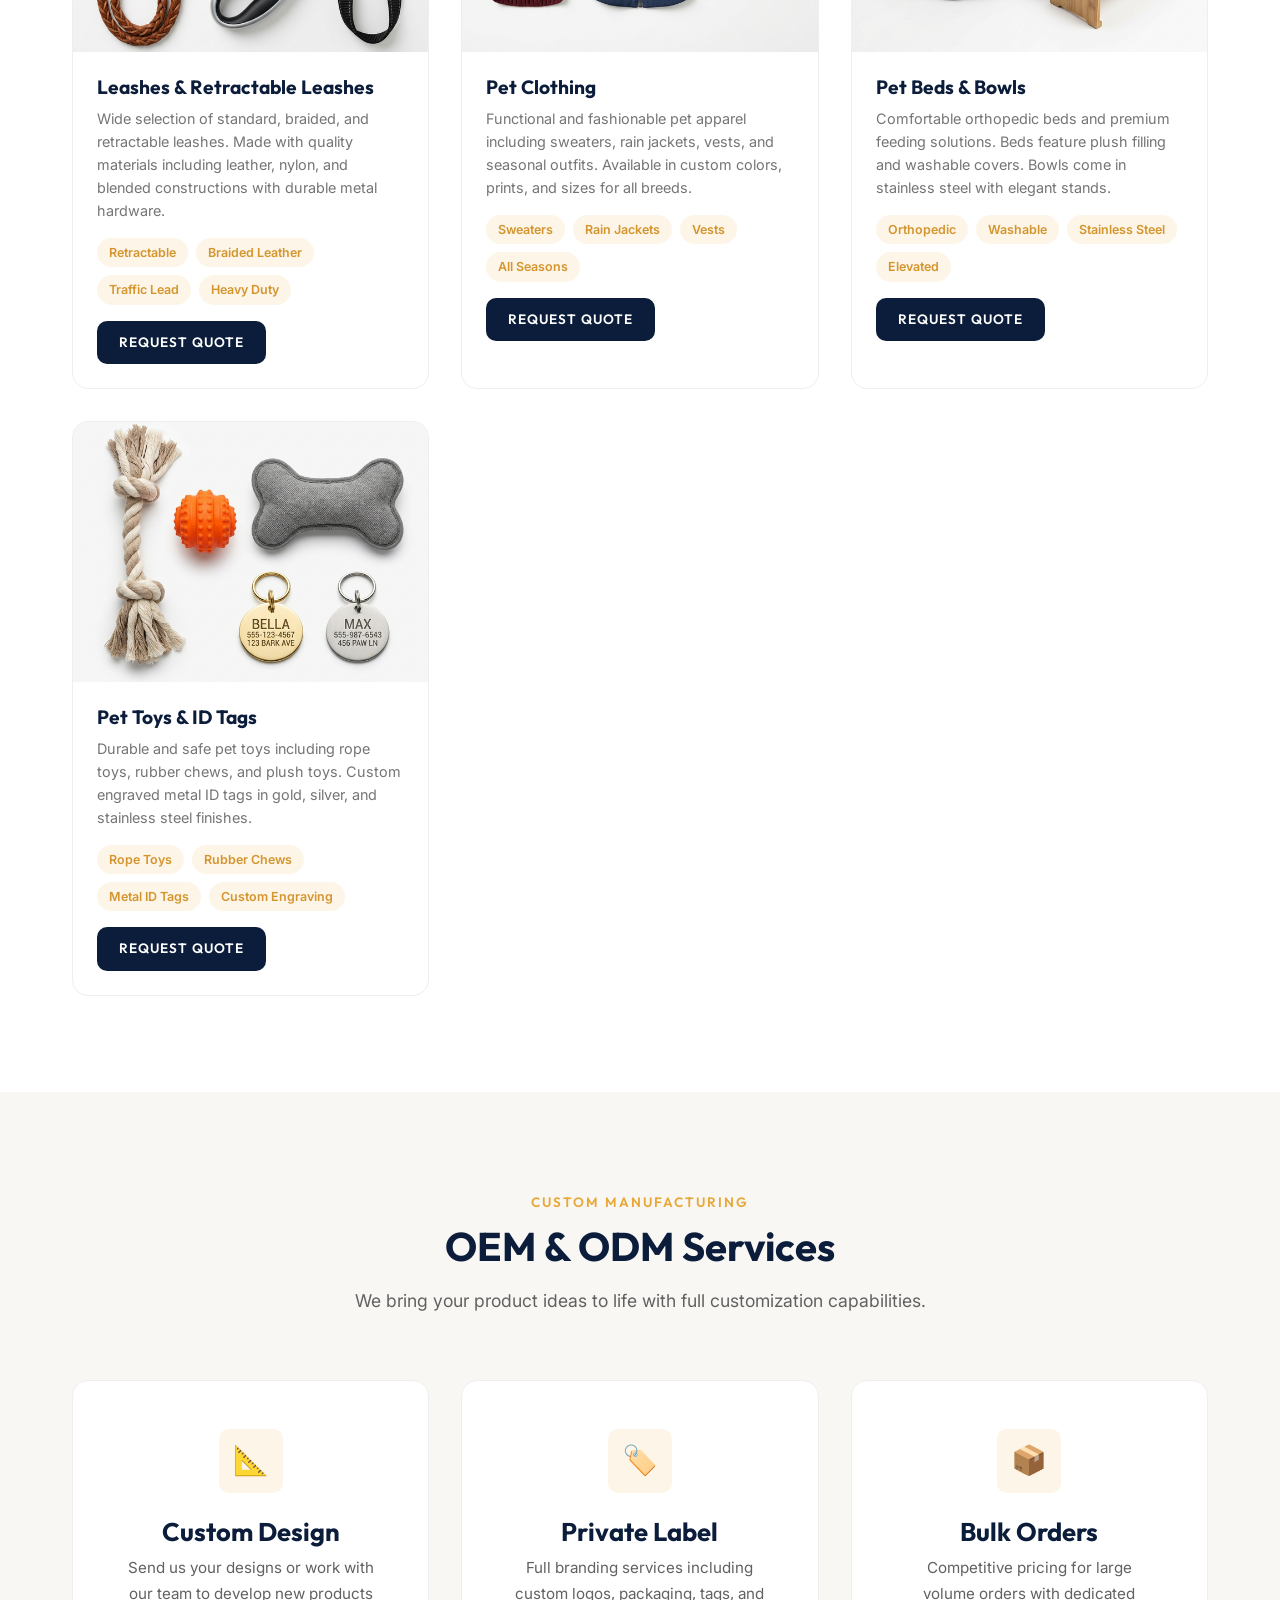
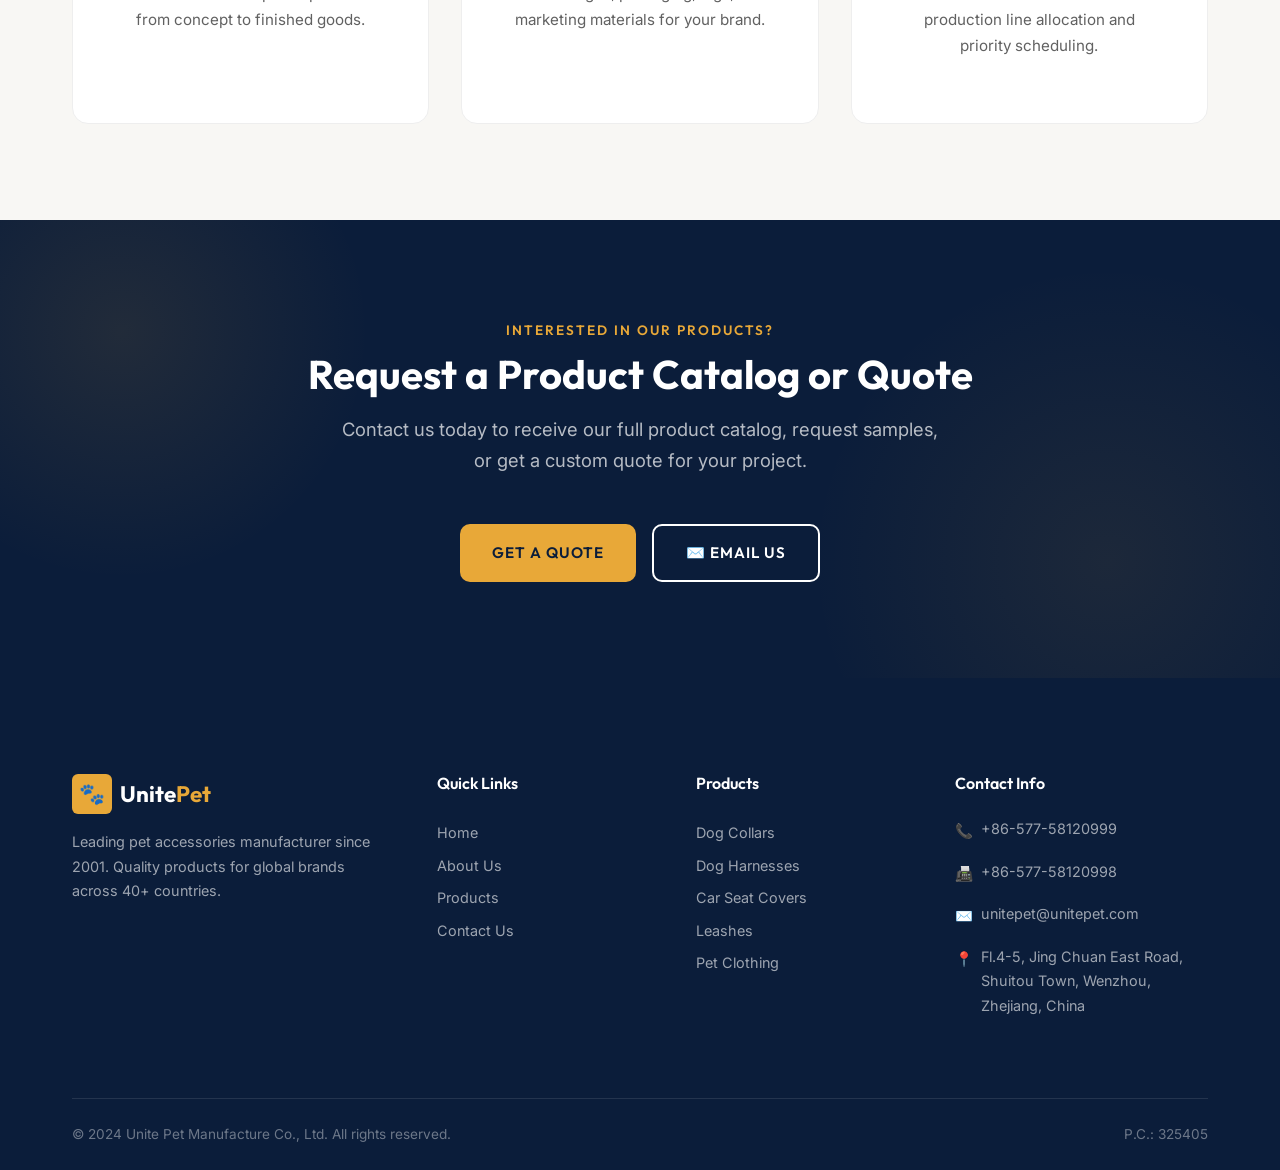
<file: products.html>
<!DOCTYPE html>
<html lang="en">
<head>
  <meta charset="UTF-8">
  <meta name="viewport" content="width=device-width, initial-scale=1.0">
  <title>Products — Unite Pet Manufacture Co., Ltd.</title>
  <meta name="description" content="Explore our range of premium pet accessories — dog collars, harnesses, car seat covers, leashes, pet clothing, beds, bowls, toys, and ID tags. OEM/ODM services available.">
  <link rel="stylesheet" href="css/styles.css">
  <link rel="icon" type="image/svg+xml" href="data:image/svg+xml,<svg xmlns='http://www.w3.org/2000/svg' viewBox='0 0 100 100'><text y='.9em' font-size='90'>🐾</text></svg>">
</head>
<body>

  <!-- Header -->
  <header class="header" id="header">
    <nav class="nav">
      <a href="index.html" class="nav-logo">
        <div class="logo-icon">🐾</div>
        <div class="logo-text">Unite<span>Pet</span></div>
      </a>
      <div class="nav-links" id="navLinks">
        <a href="index.html">Home</a>
        <a href="about.html">About Us</a>
        <a href="products.html" class="active">Products</a>
        <a href="contact.html">Contact</a>
        <div class="nav-cta">
          <a href="contact.html" class="btn btn-primary btn-sm">Get a Quote</a>
        </div>
      </div>
      <button class="hamburger" id="hamburger" aria-label="Toggle navigation menu">
        <span></span>
        <span></span>
        <span></span>
      </button>
    </nav>
  </header>

  <!-- Page Hero -->
  <section class="page-hero">
    <div class="container">
      <div class="breadcrumb">
        <a href="index.html">Home</a>
        <span>›</span>
        <span class="current">Products</span>
      </div>
      <h1>Our Products</h1>
      <p>Premium pet accessories manufactured with quality materials and meticulous craftsmanship. OEM & ODM services available.</p>
    </div>
  </section>

  <!-- Products Grid -->
  <section class="section">
    <div class="container">
      <div class="section-header fade-in">
        <span class="section-label">Product Categories</span>
        <h2>Complete Range of Pet Accessories</h2>
        <p>From collars and leashes to clothing and beds — we manufacture everything your brand needs.</p>
      </div>
      <div class="products-grid">

        <!-- Dog Collars -->
        <div class="product-card fade-in">
          <div class="product-card-image">
            <img src="images/product-collars.png" alt="Premium dog collars">
          </div>
          <div class="product-card-body">
            <h3>Dog Collars</h3>
            <p>Premium collars in leather, nylon, and blended materials. Available with gold, silver, nickel, and rose gold hardware finishes. Full customization for branding and design.</p>
            <div class="product-card-features">
              <span class="product-feature-tag">Genuine Leather</span>
              <span class="product-feature-tag">Nylon</span>
              <span class="product-feature-tag">Custom Hardware</span>
              <span class="product-feature-tag">OEM/ODM</span>
            </div>
            <a href="contact.html" class="btn btn-dark btn-sm">Request Quote</a>
          </div>
        </div>

        <!-- Dog Harnesses -->
        <div class="product-card fade-in">
          <div class="product-card-image">
            <img src="images/product-harnesses.png" alt="Premium dog harnesses">
          </div>
          <div class="product-card-body">
            <h3>Dog Harnesses</h3>
            <p>Ergonomic harnesses with padded comfort, mesh ventilation, and adjustable fit systems. Designed for safety and comfort in all sizes, from small breeds to large dogs.</p>
            <div class="product-card-features">
              <span class="product-feature-tag">Padded Mesh</span>
              <span class="product-feature-tag">Step-In</span>
              <span class="product-feature-tag">Reflective</span>
              <span class="product-feature-tag">Adjustable</span>
            </div>
            <a href="contact.html" class="btn btn-dark btn-sm">Request Quote</a>
          </div>
        </div>

        <!-- Car Seat Covers -->
        <div class="product-card fade-in">
          <div class="product-card-image">
            <img src="images/product-carseat.png" alt="Dog car seat covers">
          </div>
          <div class="product-card-body">
            <h3>Dog Car Seat Covers</h3>
            <p>Waterproof, scratch-resistant car seat covers with quilted construction. Universal fit design with secure headrest straps and non-slip backing for safe travels.</p>
            <div class="product-card-features">
              <span class="product-feature-tag">Waterproof</span>
              <span class="product-feature-tag">Quilted</span>
              <span class="product-feature-tag">Non-Slip</span>
              <span class="product-feature-tag">Universal Fit</span>
            </div>
            <a href="contact.html" class="btn btn-dark btn-sm">Request Quote</a>
          </div>
        </div>

        <!-- Leashes -->
        <div class="product-card fade-in">
          <div class="product-card-image">
            <img src="images/product-leashes.png" alt="Dog leashes and retractable leashes">
          </div>
          <div class="product-card-body">
            <h3>Leashes & Retractable Leashes</h3>
            <p>Wide selection of standard, braided, and retractable leashes. Made with quality materials including leather, nylon, and blended constructions with durable metal hardware.</p>
            <div class="product-card-features">
              <span class="product-feature-tag">Retractable</span>
              <span class="product-feature-tag">Braided Leather</span>
              <span class="product-feature-tag">Traffic Lead</span>
              <span class="product-feature-tag">Heavy Duty</span>
            </div>
            <a href="contact.html" class="btn btn-dark btn-sm">Request Quote</a>
          </div>
        </div>

        <!-- Pet Clothing -->
        <div class="product-card fade-in">
          <div class="product-card-image">
            <img src="images/product-clothing.png" alt="Pet clothing and apparel">
          </div>
          <div class="product-card-body">
            <h3>Pet Clothing</h3>
            <p>Functional and fashionable pet apparel including sweaters, rain jackets, vests, and seasonal outfits. Available in custom colors, prints, and sizes for all breeds.</p>
            <div class="product-card-features">
              <span class="product-feature-tag">Sweaters</span>
              <span class="product-feature-tag">Rain Jackets</span>
              <span class="product-feature-tag">Vests</span>
              <span class="product-feature-tag">All Seasons</span>
            </div>
            <a href="contact.html" class="btn btn-dark btn-sm">Request Quote</a>
          </div>
        </div>

        <!-- Beds & Bowls -->
        <div class="product-card fade-in">
          <div class="product-card-image">
            <img src="images/product-beds.png" alt="Pet beds and bowls">
          </div>
          <div class="product-card-body">
            <h3>Pet Beds & Bowls</h3>
            <p>Comfortable orthopedic beds and premium feeding solutions. Beds feature plush filling and washable covers. Bowls come in stainless steel with elegant stands.</p>
            <div class="product-card-features">
              <span class="product-feature-tag">Orthopedic</span>
              <span class="product-feature-tag">Washable</span>
              <span class="product-feature-tag">Stainless Steel</span>
              <span class="product-feature-tag">Elevated</span>
            </div>
            <a href="contact.html" class="btn btn-dark btn-sm">Request Quote</a>
          </div>
        </div>

        <!-- Toys & ID Tags -->
        <div class="product-card fade-in">
          <div class="product-card-image">
            <img src="images/product-toys.png" alt="Pet toys and ID tags">
          </div>
          <div class="product-card-body">
            <h3>Pet Toys & ID Tags</h3>
            <p>Durable and safe pet toys including rope toys, rubber chews, and plush toys. Custom engraved metal ID tags in gold, silver, and stainless steel finishes.</p>
            <div class="product-card-features">
              <span class="product-feature-tag">Rope Toys</span>
              <span class="product-feature-tag">Rubber Chews</span>
              <span class="product-feature-tag">Metal ID Tags</span>
              <span class="product-feature-tag">Custom Engraving</span>
            </div>
            <a href="contact.html" class="btn btn-dark btn-sm">Request Quote</a>
          </div>
        </div>

      </div>
    </div>
  </section>

  <!-- OEM/ODM Section -->
  <section class="section" style="background: var(--color-off-white);">
    <div class="container">
      <div class="section-header fade-in">
        <span class="section-label">Custom Manufacturing</span>
        <h2>OEM & ODM Services</h2>
        <p>We bring your product ideas to life with full customization capabilities.</p>
      </div>
      <div class="features-grid">
        <div class="feature-card fade-in">
          <div class="feature-icon">📐</div>
          <h3>Custom Design</h3>
          <p>Send us your designs or work with our team to develop new products from concept to finished goods.</p>
        </div>
        <div class="feature-card fade-in">
          <div class="feature-icon">🏷️</div>
          <h3>Private Label</h3>
          <p>Full branding services including custom logos, packaging, tags, and marketing materials for your brand.</p>
        </div>
        <div class="feature-card fade-in">
          <div class="feature-icon">📦</div>
          <h3>Bulk Orders</h3>
          <p>Competitive pricing for large volume orders with dedicated production line allocation and priority scheduling.</p>
        </div>
      </div>
    </div>
  </section>

  <!-- CTA Section -->
  <section class="cta-section">
    <div class="container">
      <div class="cta-content fade-in">
        <span class="section-label" style="color: var(--color-accent);">Interested In Our Products?</span>
        <h2>Request a Product Catalog or Quote</h2>
        <p>Contact us today to receive our full product catalog, request samples, or get a custom quote for your project.</p>
        <div class="cta-buttons">
          <a href="contact.html" class="btn btn-primary">Get a Quote</a>
          <a href="mailto:unitepet@unitepet.com" class="btn btn-outline">✉️ Email Us</a>
        </div>
      </div>
    </div>
  </section>

  <!-- Footer -->
  <footer class="footer">
    <div class="container">
      <div class="footer-grid">
        <div class="footer-brand">
          <a href="index.html" class="nav-logo">
            <div class="logo-icon">🐾</div>
            <div class="logo-text">Unite<span>Pet</span></div>
          </a>
          <p>Leading pet accessories manufacturer since 2001. Quality products for global brands across 40+ countries.</p>
        </div>
        <div>
          <h4>Quick Links</h4>
          <div class="footer-links">
            <a href="index.html">Home</a>
            <a href="about.html">About Us</a>
            <a href="products.html">Products</a>
            <a href="contact.html">Contact Us</a>
          </div>
        </div>
        <div>
          <h4>Products</h4>
          <div class="footer-links">
            <a href="products.html">Dog Collars</a>
            <a href="products.html">Dog Harnesses</a>
            <a href="products.html">Car Seat Covers</a>
            <a href="products.html">Leashes</a>
            <a href="products.html">Pet Clothing</a>
          </div>
        </div>
        <div>
          <h4>Contact Info</h4>
          <div class="footer-contact-item">
            <span class="icon">📞</span>
            <span>+86-577-58120999</span>
          </div>
          <div class="footer-contact-item">
            <span class="icon">📠</span>
            <span>+86-577-58120998</span>
          </div>
          <div class="footer-contact-item">
            <span class="icon">✉️</span>
            <span>unitepet@unitepet.com</span>
          </div>
          <div class="footer-contact-item">
            <span class="icon">📍</span>
            <span>Fl.4-5, Jing Chuan East Road, Shuitou Town, Wenzhou, Zhejiang, China</span>
          </div>
        </div>
      </div>
      <div class="footer-bottom">
        <span>© 2024 Unite Pet Manufacture Co., Ltd. All rights reserved.</span>
        <span>P.C.: 325405</span>
      </div>
    </div>
  </footer>

  <!-- Floating Contact -->
  <div class="floating-contact">
    <a href="mailto:unitepet@unitepet.com" class="float-btn float-btn-email" title="Email Us">✉️</a>
    <a href="contact.html" class="float-btn float-btn-main" title="Contact Us">💬</a>
  </div>

  <script src="js/main.js"></script>
</body>
</html>
</file>
<file: css/styles.css>
/* ============================================
   Unite Pet — Design System & Global Styles
   ============================================ */

/* Google Fonts */
@import url('https://fonts.googleapis.com/css2?family=Inter:wght@300;400;500;600;700&family=Outfit:wght@400;500;600;700;800&display=swap');

/* ---- CSS Custom Properties ---- */
:root {
  /* Colors */
  --color-primary: #0B1D3A;
  --color-primary-light: #142D54;
  --color-accent: #E8A838;
  --color-accent-hover: #D4952E;
  --color-accent-light: rgba(232, 168, 56, 0.12);
  --color-white: #FFFFFF;
  --color-off-white: #F8F7F4;
  --color-gray-50: #FAFAFA;
  --color-gray-100: #F5F5F5;
  --color-gray-200: #EEEEEE;
  --color-gray-300: #E0E0E0;
  --color-gray-400: #BDBDBD;
  --color-gray-500: #9E9E9E;
  --color-gray-600: #757575;
  --color-gray-700: #616161;
  --color-gray-800: #424242;
  --color-gray-900: #212121;
  --color-success: #2E7D32;
  --color-error: #C62828;

  /* Typography */
  --font-heading: 'Outfit', sans-serif;
  --font-body: 'Inter', sans-serif;

  /* Spacing */
  --space-xs: 0.25rem;
  --space-sm: 0.5rem;
  --space-md: 1rem;
  --space-lg: 1.5rem;
  --space-xl: 2rem;
  --space-2xl: 3rem;
  --space-3xl: 4rem;
  --space-4xl: 6rem;

  /* Border Radius */
  --radius-sm: 6px;
  --radius-md: 10px;
  --radius-lg: 16px;
  --radius-xl: 24px;
  --radius-full: 50%;

  /* Shadows */
  --shadow-sm: 0 1px 3px rgba(0, 0, 0, 0.08);
  --shadow-md: 0 4px 12px rgba(0, 0, 0, 0.1);
  --shadow-lg: 0 8px 30px rgba(0, 0, 0, 0.12);
  --shadow-xl: 0 16px 48px rgba(0, 0, 0, 0.15);

  /* Transitions */
  --transition-fast: 0.2s ease;
  --transition-base: 0.3s ease;
  --transition-slow: 0.5s ease;

  /* Layout */
  --max-width: 1200px;
  --header-height: 80px;
}

/* ---- Reset ---- */
*,
*::before,
*::after {
  margin: 0;
  padding: 0;
  box-sizing: border-box;
}

html {
  scroll-behavior: smooth;
  font-size: 16px;
}

body {
  font-family: var(--font-body);
  color: var(--color-gray-800);
  background: var(--color-white);
  line-height: 1.7;
  -webkit-font-smoothing: antialiased;
  -moz-osx-font-smoothing: grayscale;
  overflow-x: hidden;
}

img {
  max-width: 100%;
  height: auto;
  display: block;
}

a {
  text-decoration: none;
  color: inherit;
  transition: color var(--transition-fast);
}

ul, ol {
  list-style: none;
}

/* ---- Typography ---- */
h1, h2, h3, h4, h5, h6 {
  font-family: var(--font-heading);
  color: var(--color-primary);
  line-height: 1.2;
  font-weight: 700;
}

h1 { font-size: clamp(2.2rem, 5vw, 3.5rem); }
h2 { font-size: clamp(1.8rem, 4vw, 2.5rem); }
h3 { font-size: clamp(1.3rem, 3vw, 1.6rem); }
h4 { font-size: 1.2rem; }

p {
  color: var(--color-gray-700);
  margin-bottom: var(--space-md);
}

.text-accent { color: var(--color-accent); }
.text-primary { color: var(--color-primary); }
.text-center { text-align: center; }

/* ---- Layout ---- */
.container {
  max-width: var(--max-width);
  margin: 0 auto;
  padding: 0 var(--space-xl);
}

.section {
  padding: var(--space-4xl) 0;
}

.section-header {
  text-align: center;
  max-width: 700px;
  margin: 0 auto var(--space-3xl);
}

.section-header p {
  margin-top: var(--space-md);
  font-size: 1.1rem;
}

.section-label {
  display: inline-block;
  font-family: var(--font-heading);
  font-size: 0.85rem;
  font-weight: 600;
  color: var(--color-accent);
  text-transform: uppercase;
  letter-spacing: 2px;
  margin-bottom: var(--space-sm);
}

/* ---- Buttons ---- */
.btn {
  display: inline-flex;
  align-items: center;
  justify-content: center;
  gap: var(--space-sm);
  padding: 14px 32px;
  font-family: var(--font-heading);
  font-size: 0.95rem;
  font-weight: 600;
  border-radius: var(--radius-md);
  border: none;
  cursor: pointer;
  transition: all var(--transition-base);
  text-transform: uppercase;
  letter-spacing: 1px;
}

.btn-primary {
  background: var(--color-accent);
  color: var(--color-primary);
}

.btn-primary:hover {
  background: var(--color-accent-hover);
  transform: translateY(-2px);
  box-shadow: var(--shadow-md);
}

.btn-outline {
  background: transparent;
  color: var(--color-white);
  border: 2px solid var(--color-white);
}

.btn-outline:hover {
  background: var(--color-white);
  color: var(--color-primary);
  transform: translateY(-2px);
}

.btn-dark {
  background: var(--color-primary);
  color: var(--color-white);
}

.btn-dark:hover {
  background: var(--color-primary-light);
  transform: translateY(-2px);
  box-shadow: var(--shadow-md);
}

.btn-sm {
  padding: 10px 22px;
  font-size: 0.85rem;
}

/* ============================================
   HEADER / NAVIGATION
   ============================================ */
.header {
  position: fixed;
  top: 0;
  left: 0;
  right: 0;
  z-index: 1000;
  background: rgba(11, 29, 58, 0.95);
  backdrop-filter: blur(12px);
  -webkit-backdrop-filter: blur(12px);
  transition: all var(--transition-base);
  height: var(--header-height);
}

.header.scrolled {
  background: rgba(11, 29, 58, 0.98);
  box-shadow: var(--shadow-lg);
}

.nav {
  display: flex;
  align-items: center;
  justify-content: space-between;
  height: var(--header-height);
  max-width: var(--max-width);
  margin: 0 auto;
  padding: 0 var(--space-xl);
}

.nav-logo {
  display: flex;
  align-items: center;
  gap: var(--space-sm);
}

.nav-logo .logo-icon {
  width: 40px;
  height: 40px;
  background: var(--color-accent);
  border-radius: var(--radius-sm);
  display: flex;
  align-items: center;
  justify-content: center;
  font-size: 1.3rem;
}

.nav-logo .logo-text {
  font-family: var(--font-heading);
  font-size: 1.4rem;
  font-weight: 700;
  color: var(--color-white);
}

.nav-logo .logo-text span {
  color: var(--color-accent);
}

.nav-links {
  display: flex;
  align-items: center;
  gap: var(--space-xl);
}

.nav-links a {
  color: rgba(255, 255, 255, 0.8);
  font-weight: 500;
  font-size: 0.95rem;
  position: relative;
  padding: var(--space-xs) 0;
}

.nav-links a::after {
  content: '';
  position: absolute;
  bottom: -2px;
  left: 0;
  width: 0;
  height: 2px;
  background: var(--color-accent);
  transition: width var(--transition-base);
}

.nav-links a:hover,
.nav-links a.active {
  color: var(--color-white);
}

.nav-links a:hover::after,
.nav-links a.active::after {
  width: 100%;
}

.nav-cta {
  margin-left: var(--space-md);
}

.nav-cta .btn {
  padding: 10px 24px;
  font-size: 0.85rem;
}

/* Hamburger Menu */
.hamburger {
  display: none;
  flex-direction: column;
  gap: 5px;
  cursor: pointer;
  padding: 5px;
  background: none;
  border: none;
}

.hamburger span {
  width: 24px;
  height: 2px;
  background: var(--color-white);
  transition: all var(--transition-base);
  border-radius: 2px;
}

.hamburger.active span:nth-child(1) {
  transform: rotate(45deg) translate(5px, 5px);
}

.hamburger.active span:nth-child(2) {
  opacity: 0;
}

.hamburger.active span:nth-child(3) {
  transform: rotate(-45deg) translate(5px, -5px);
}

/* ============================================
   HERO SECTION
   ============================================ */
.hero {
  position: relative;
  min-height: 100vh;
  display: flex;
  align-items: center;
  background: var(--color-primary);
  overflow: hidden;
}

.hero-bg {
  position: absolute;
  inset: 0;
  z-index: 1;
}

.hero-bg img {
  width: 100%;
  height: 100%;
  object-fit: cover;
  opacity: 0.3;
}

.hero-overlay {
  position: absolute;
  inset: 0;
  background: linear-gradient(
    135deg,
    rgba(11, 29, 58, 0.92) 0%,
    rgba(11, 29, 58, 0.7) 50%,
    rgba(11, 29, 58, 0.5) 100%
  );
  z-index: 2;
}

.hero-content {
  position: relative;
  z-index: 3;
  max-width: var(--max-width);
  margin: 0 auto;
  padding: 0 var(--space-xl);
  display: grid;
  grid-template-columns: 1fr 1fr;
  gap: var(--space-3xl);
  align-items: center;
}

.hero-text {
  padding-top: var(--header-height);
}

.hero-badge {
  display: inline-flex;
  align-items: center;
  gap: var(--space-sm);
  background: rgba(232, 168, 56, 0.15);
  border: 1px solid rgba(232, 168, 56, 0.3);
  padding: 8px 20px;
  border-radius: var(--radius-xl);
  font-size: 0.85rem;
  color: var(--color-accent);
  font-weight: 500;
  margin-bottom: var(--space-lg);
}

.hero h1 {
  color: var(--color-white);
  margin-bottom: var(--space-lg);
  font-weight: 800;
}

.hero h1 .highlight {
  color: var(--color-accent);
  position: relative;
}

.hero-description {
  color: rgba(255, 255, 255, 0.75);
  font-size: 1.15rem;
  line-height: 1.8;
  margin-bottom: var(--space-2xl);
  max-width: 520px;
}

.hero-buttons {
  display: flex;
  gap: var(--space-md);
  flex-wrap: wrap;
}

.hero-image {
  padding-top: var(--header-height);
  display: flex;
  justify-content: center;
}

.hero-image img {
  border-radius: var(--radius-lg);
  box-shadow: var(--shadow-xl);
  max-height: 480px;
  object-fit: cover;
  width: 100%;
}

/* ---- Page Hero (inner pages) ---- */
.page-hero {
  background: var(--color-primary);
  padding: calc(var(--header-height) + var(--space-4xl)) 0 var(--space-4xl);
  text-align: center;
  position: relative;
  overflow: hidden;
}

.page-hero::before {
  content: '';
  position: absolute;
  top: -50%;
  right: -20%;
  width: 600px;
  height: 600px;
  background: radial-gradient(circle, rgba(232, 168, 56, 0.08) 0%, transparent 70%);
  border-radius: 50%;
}

.page-hero h1 {
  color: var(--color-white);
  margin-bottom: var(--space-md);
}

.page-hero p {
  color: rgba(255, 255, 255, 0.7);
  font-size: 1.15rem;
  max-width: 600px;
  margin: 0 auto;
}

.page-hero .breadcrumb {
  display: flex;
  align-items: center;
  justify-content: center;
  gap: var(--space-sm);
  margin-bottom: var(--space-lg);
  font-size: 0.9rem;
}

.page-hero .breadcrumb a {
  color: rgba(255, 255, 255, 0.6);
}

.page-hero .breadcrumb a:hover {
  color: var(--color-accent);
}

.page-hero .breadcrumb span {
  color: rgba(255, 255, 255, 0.4);
}

.page-hero .breadcrumb .current {
  color: var(--color-accent);
}

/* ============================================
   TRUSTED BY SECTION
   ============================================ */
.trusted-section {
  background: var(--color-off-white);
  padding: var(--space-2xl) 0;
  border-bottom: 1px solid var(--color-gray-200);
}

.trusted-content {
  display: flex;
  align-items: center;
  justify-content: center;
  gap: var(--space-3xl);
  flex-wrap: wrap;
}

.trusted-label {
  font-size: 0.85rem;
  font-weight: 600;
  color: var(--color-gray-500);
  text-transform: uppercase;
  letter-spacing: 2px;
  white-space: nowrap;
}

.trusted-logos {
  display: flex;
  align-items: center;
  gap: var(--space-3xl);
  flex-wrap: wrap;
  justify-content: center;
}

.trusted-logo {
  font-family: var(--font-heading);
  font-size: 1.4rem;
  font-weight: 700;
  color: var(--color-gray-400);
  transition: color var(--transition-base);
  white-space: nowrap;
}

.trusted-logo:hover {
  color: var(--color-primary);
}

/* ============================================
   STATS SECTION
   ============================================ */
.stats-section {
  padding: var(--space-3xl) 0;
}

.stats-grid {
  display: grid;
  grid-template-columns: repeat(4, 1fr);
  gap: var(--space-xl);
}

.stat-card {
  text-align: center;
  padding: var(--space-xl);
  border-radius: var(--radius-lg);
  background: var(--color-white);
  border: 1px solid var(--color-gray-200);
  transition: all var(--transition-base);
}

.stat-card:hover {
  border-color: var(--color-accent);
  box-shadow: var(--shadow-md);
  transform: translateY(-4px);
}

.stat-number {
  font-family: var(--font-heading);
  font-size: 2.5rem;
  font-weight: 800;
  color: var(--color-accent);
  line-height: 1;
  margin-bottom: var(--space-sm);
}

.stat-label {
  font-size: 0.95rem;
  color: var(--color-gray-600);
  font-weight: 500;
}

/* ============================================
   PRODUCT CARDS
   ============================================ */
.products-grid {
  display: grid;
  grid-template-columns: repeat(auto-fill, minmax(280px, 1fr));
  gap: var(--space-xl);
}

.product-card {
  background: var(--color-white);
  border-radius: var(--radius-lg);
  overflow: hidden;
  border: 1px solid var(--color-gray-200);
  transition: all var(--transition-base);
  position: relative;
}

.product-card:hover {
  transform: translateY(-6px);
  box-shadow: var(--shadow-lg);
  border-color: var(--color-accent);
}

.product-card-image {
  position: relative;
  height: 260px;
  overflow: hidden;
  background: var(--color-gray-100);
}

.product-card-image img {
  width: 100%;
  height: 100%;
  object-fit: cover;
  transition: transform var(--transition-slow);
}

.product-card:hover .product-card-image img {
  transform: scale(1.05);
}

.product-card-body {
  padding: var(--space-lg);
}

.product-card-body h3 {
  margin-bottom: var(--space-sm);
  font-size: 1.2rem;
}

.product-card-body p {
  font-size: 0.9rem;
  color: var(--color-gray-600);
  margin-bottom: var(--space-md);
  line-height: 1.6;
}

.product-card-features {
  display: flex;
  flex-wrap: wrap;
  gap: var(--space-sm);
  margin-bottom: var(--space-md);
}

.product-feature-tag {
  display: inline-block;
  padding: 4px 12px;
  background: var(--color-accent-light);
  color: var(--color-accent-hover);
  font-size: 0.78rem;
  font-weight: 600;
  border-radius: var(--radius-xl);
}

/* ============================================
   WHY CHOOSE US
   ============================================ */
.features-grid {
  display: grid;
  grid-template-columns: repeat(3, 1fr);
  gap: var(--space-xl);
}

.feature-card {
  padding: var(--space-2xl);
  border-radius: var(--radius-lg);
  background: var(--color-white);
  border: 1px solid var(--color-gray-200);
  transition: all var(--transition-base);
  text-align: center;
}

.feature-card:hover {
  border-color: var(--color-accent);
  box-shadow: var(--shadow-md);
  transform: translateY(-4px);
}

.feature-icon {
  width: 64px;
  height: 64px;
  background: var(--color-accent-light);
  border-radius: var(--radius-md);
  display: flex;
  align-items: center;
  justify-content: center;
  font-size: 1.8rem;
  margin: 0 auto var(--space-lg);
}

.feature-card h3 {
  margin-bottom: var(--space-sm);
}

.feature-card p {
  font-size: 0.95rem;
}

/* ============================================
   CTA BANNER
   ============================================ */
.cta-section {
  background: var(--color-primary);
  padding: var(--space-4xl) 0;
  text-align: center;
  position: relative;
  overflow: hidden;
}

.cta-section::before {
  content: '';
  position: absolute;
  top: -30%;
  left: -10%;
  width: 500px;
  height: 500px;
  background: radial-gradient(circle, rgba(232, 168, 56, 0.1) 0%, transparent 70%);
  border-radius: 50%;
}

.cta-section::after {
  content: '';
  position: absolute;
  bottom: -40%;
  right: -10%;
  width: 600px;
  height: 600px;
  background: radial-gradient(circle, rgba(232, 168, 56, 0.08) 0%, transparent 70%);
  border-radius: 50%;
}

.cta-content {
  position: relative;
  z-index: 2;
}

.cta-section h2 {
  color: var(--color-white);
  margin-bottom: var(--space-md);
}

.cta-section p {
  color: rgba(255, 255, 255, 0.7);
  font-size: 1.15rem;
  max-width: 600px;
  margin: 0 auto var(--space-2xl);
}

.cta-buttons {
  display: flex;
  gap: var(--space-md);
  justify-content: center;
  flex-wrap: wrap;
}

/* ============================================
   ABOUT PAGE
   ============================================ */
.about-intro {
  display: grid;
  grid-template-columns: 1fr 1fr;
  gap: var(--space-3xl);
  align-items: center;
}

.about-intro-image {
  border-radius: var(--radius-lg);
  overflow: hidden;
  box-shadow: var(--shadow-lg);
}

.about-intro-image img {
  width: 100%;
  height: 400px;
  object-fit: cover;
}

.about-values {
  display: grid;
  grid-template-columns: repeat(3, 1fr);
  gap: var(--space-xl);
}

.value-card {
  padding: var(--space-xl);
  border-radius: var(--radius-lg);
  background: var(--color-off-white);
  text-align: center;
  transition: all var(--transition-base);
}

.value-card:hover {
  transform: translateY(-4px);
  box-shadow: var(--shadow-md);
}

.value-icon {
  font-size: 2.5rem;
  margin-bottom: var(--space-md);
}

.value-card h3 {
  margin-bottom: var(--space-sm);
}

.timeline {
  position: relative;
  max-width: 800px;
  margin: 0 auto;
}

.timeline::before {
  content: '';
  position: absolute;
  top: 0;
  bottom: 0;
  left: 50%;
  transform: translateX(-50%);
  width: 2px;
  background: var(--color-gray-300);
}

.timeline-item {
  display: flex;
  gap: var(--space-xl);
  margin-bottom: var(--space-2xl);
  position: relative;
}

.timeline-item:nth-child(even) {
  flex-direction: row-reverse;
  text-align: right;
}

.timeline-dot {
  position: absolute;
  top: var(--space-md);
  left: 50%;
  transform: translateX(-50%);
  width: 16px;
  height: 16px;
  background: var(--color-accent);
  border: 3px solid var(--color-white);
  border-radius: var(--radius-full);
  z-index: 2;
  box-shadow: var(--shadow-sm);
}

.timeline-content {
  width: calc(50% - var(--space-xl));
  background: var(--color-white);
  padding: var(--space-xl);
  border-radius: var(--radius-md);
  border: 1px solid var(--color-gray-200);
}

.timeline-year {
  font-family: var(--font-heading);
  font-weight: 700;
  color: var(--color-accent);
  font-size: 1.1rem;
  margin-bottom: var(--space-xs);
}

/* ============================================
   CONTACT PAGE
   ============================================ */
.contact-grid {
  display: grid;
  grid-template-columns: 1.2fr 1fr;
  gap: var(--space-3xl);
}

.contact-form-wrapper {
  background: var(--color-white);
  padding: var(--space-2xl);
  border-radius: var(--radius-lg);
  border: 1px solid var(--color-gray-200);
  box-shadow: var(--shadow-sm);
}

.form-group {
  margin-bottom: var(--space-lg);
}

.form-group label {
  display: block;
  font-weight: 600;
  font-size: 0.9rem;
  color: var(--color-gray-800);
  margin-bottom: var(--space-sm);
}

.form-group input,
.form-group select,
.form-group textarea {
  width: 100%;
  padding: 14px 16px;
  border: 1px solid var(--color-gray-300);
  border-radius: var(--radius-md);
  font-family: var(--font-body);
  font-size: 0.95rem;
  color: var(--color-gray-800);
  transition: all var(--transition-fast);
  background: var(--color-white);
}

.form-group input:focus,
.form-group select:focus,
.form-group textarea:focus {
  outline: none;
  border-color: var(--color-accent);
  box-shadow: 0 0 0 3px rgba(232, 168, 56, 0.15);
}

.form-group textarea {
  resize: vertical;
  min-height: 140px;
}

.form-row {
  display: grid;
  grid-template-columns: 1fr 1fr;
  gap: var(--space-md);
}

.contact-info-cards {
  display: flex;
  flex-direction: column;
  gap: var(--space-lg);
}

.contact-info-card {
  display: flex;
  align-items: flex-start;
  gap: var(--space-md);
  padding: var(--space-lg);
  background: var(--color-off-white);
  border-radius: var(--radius-md);
  transition: all var(--transition-base);
}

.contact-info-card:hover {
  background: var(--color-accent-light);
  transform: translateX(4px);
}

.contact-info-icon {
  width: 48px;
  height: 48px;
  background: var(--color-accent);
  border-radius: var(--radius-sm);
  display: flex;
  align-items: center;
  justify-content: center;
  font-size: 1.3rem;
  flex-shrink: 0;
}

.contact-info-card h4 {
  margin-bottom: 2px;
  font-size: 1rem;
}

.contact-info-card p {
  font-size: 0.9rem;
  margin-bottom: 0;
  color: var(--color-gray-600);
}

.contact-info-card a {
  color: var(--color-accent);
  font-weight: 600;
}

.contact-info-card a:hover {
  color: var(--color-accent-hover);
}

/* ============================================
   FOOTER
   ============================================ */
.footer {
  background: var(--color-primary);
  color: var(--color-white);
  padding: var(--space-4xl) 0 0;
}

.footer-grid {
  display: grid;
  grid-template-columns: 1.5fr 1fr 1fr 1.2fr;
  gap: var(--space-2xl);
  padding-bottom: var(--space-3xl);
  border-bottom: 1px solid rgba(255, 255, 255, 0.1);
}

.footer-brand p {
  color: rgba(255, 255, 255, 0.6);
  font-size: 0.9rem;
  margin-top: var(--space-md);
  max-width: 300px;
}

.footer h4 {
  color: var(--color-white);
  font-size: 1rem;
  margin-bottom: var(--space-lg);
  font-weight: 600;
}

.footer-links a {
  display: block;
  color: rgba(255, 255, 255, 0.6);
  font-size: 0.9rem;
  padding: var(--space-xs) 0;
  transition: all var(--transition-fast);
}

.footer-links a:hover {
  color: var(--color-accent);
  transform: translateX(4px);
}

.footer-contact-item {
  display: flex;
  align-items: flex-start;
  gap: var(--space-sm);
  margin-bottom: var(--space-md);
  font-size: 0.9rem;
  color: rgba(255, 255, 255, 0.6);
}

.footer-contact-item .icon {
  color: var(--color-accent);
  flex-shrink: 0;
  margin-top: 2px;
}

.footer-bottom {
  padding: var(--space-lg) 0;
  display: flex;
  align-items: center;
  justify-content: space-between;
  font-size: 0.85rem;
  color: rgba(255, 255, 255, 0.4);
}

/* ============================================
   FLOATING CONTACT BUTTON
   ============================================ */
.floating-contact {
  position: fixed;
  bottom: 30px;
  right: 30px;
  z-index: 999;
  display: flex;
  flex-direction: column;
  gap: var(--space-sm);
  align-items: flex-end;
}

.float-btn {
  width: 56px;
  height: 56px;
  border-radius: var(--radius-full);
  display: flex;
  align-items: center;
  justify-content: center;
  font-size: 1.4rem;
  cursor: pointer;
  transition: all var(--transition-base);
  border: none;
  box-shadow: var(--shadow-lg);
}

.float-btn-main {
  background: var(--color-accent);
  color: var(--color-primary);
}

.float-btn-main:hover {
  background: var(--color-accent-hover);
  transform: scale(1.1);
}

.float-btn-email {
  background: var(--color-primary);
  color: var(--color-white);
  width: 48px;
  height: 48px;
  font-size: 1.2rem;
}

.float-btn-email:hover {
  transform: scale(1.1);
}

/* ============================================
   FORM SUCCESS MESSAGE
   ============================================ */
.form-success {
  display: none;
  text-align: center;
  padding: var(--space-2xl);
}

.form-success.show {
  display: block;
}

.form-success .success-icon {
  width: 72px;
  height: 72px;
  background: rgba(46, 125, 50, 0.1);
  border-radius: var(--radius-full);
  display: flex;
  align-items: center;
  justify-content: center;
  font-size: 2rem;
  margin: 0 auto var(--space-lg);
  color: var(--color-success);
}

.form-success h3 {
  color: var(--color-success);
  margin-bottom: var(--space-sm);
}

/* ============================================
   SCROLL ANIMATIONS
   ============================================ */
.fade-in {
  opacity: 0;
  transform: translateY(30px);
  transition: opacity 0.6s ease, transform 0.6s ease;
}

.fade-in.visible {
  opacity: 1;
  transform: translateY(0);
}

.fade-in-left {
  opacity: 0;
  transform: translateX(-30px);
  transition: opacity 0.6s ease, transform 0.6s ease;
}

.fade-in-left.visible {
  opacity: 1;
  transform: translateX(0);
}

.fade-in-right {
  opacity: 0;
  transform: translateX(30px);
  transition: opacity 0.6s ease, transform 0.6s ease;
}

.fade-in-right.visible {
  opacity: 1;
  transform: translateX(0);
}

/* ============================================
   RESPONSIVE DESIGN
   ============================================ */
@media (max-width: 1024px) {
  .hero-content {
    grid-template-columns: 1fr;
    text-align: center;
  }

  .hero-image {
    display: none;
  }

  .hero-description {
    margin: 0 auto var(--space-2xl);
  }

  .hero-buttons {
    justify-content: center;
  }

  .stats-grid {
    grid-template-columns: repeat(2, 1fr);
  }

  .features-grid {
    grid-template-columns: repeat(2, 1fr);
  }

  .about-intro {
    grid-template-columns: 1fr;
  }

  .about-values {
    grid-template-columns: repeat(2, 1fr);
  }

  .contact-grid {
    grid-template-columns: 1fr;
  }

  .footer-grid {
    grid-template-columns: repeat(2, 1fr);
  }
}

@media (max-width: 768px) {
  :root {
    --space-4xl: 3.5rem;
  }

  .header {
    -webkit-backdrop-filter: none;
    backdrop-filter: none;
    background: #0B1D3A;
  }

  .nav-links {
    position: fixed;
    top: 0;
    left: 0;
    right: 0;
    bottom: 0;
    flex-direction: column;
    justify-content: flex-start;
    padding-top: calc(var(--header-height) + var(--space-2xl));
    padding-left: var(--space-xl);
    gap: var(--space-md);
    opacity: 0;
    visibility: hidden;
    pointer-events: none;
    transition: opacity var(--transition-base), visibility var(--transition-base);
    z-index: 999;
    -webkit-backdrop-filter: none;
    backdrop-filter: none;
  }

  .nav-links.open {
    opacity: 1;
    visibility: visible;
    pointer-events: auto;
    transform: none;
  }

  /* Solid overlay behind mobile menu */
  .mobile-menu-overlay {
    display: none;
    position: fixed;
    top: 0;
    left: 0;
    right: 0;
    bottom: 0;
    background: #0B1D3A;
    z-index: 998;
  }

  .mobile-menu-overlay.active {
    display: block;
  }

  .nav-links a {
    font-size: 1.3rem;
    padding: var(--space-md) var(--space-lg);
    display: block;
  }

  .nav-cta {
    margin-left: 0;
    margin-top: var(--space-md);
    padding: 0 var(--space-lg);
  }

  .hamburger {
    display: flex;
    z-index: 1001;
  }

  .hero {
    min-height: 90vh;
  }

  .hero h1 {
    font-size: 2rem;
  }

  .stats-grid {
    grid-template-columns: repeat(2, 1fr);
    gap: var(--space-md);
  }

  .stat-number {
    font-size: 2rem;
  }

  .features-grid {
    grid-template-columns: 1fr;
  }

  .products-grid {
    grid-template-columns: 1fr;
  }

  .about-values {
    grid-template-columns: 1fr;
  }

  .form-row {
    grid-template-columns: 1fr;
  }

  .footer-grid {
    grid-template-columns: 1fr;
    gap: var(--space-xl);
  }

  .footer-bottom {
    flex-direction: column;
    gap: var(--space-sm);
    text-align: center;
  }

  .trusted-content {
    flex-direction: column;
    gap: var(--space-lg);
  }

  .timeline::before {
    left: 20px;
  }

  .timeline-dot {
    left: 20px;
  }

  .timeline-item,
  .timeline-item:nth-child(even) {
    flex-direction: column;
    padding-left: 50px;
    text-align: left;
  }

  .timeline-content {
    width: 100%;
  }
}

@media (max-width: 480px) {
  .container {
    padding: 0 var(--space-md);
  }

  .hero-buttons {
    flex-direction: column;
    align-items: center;
  }

  .btn {
    width: 100%;
  }

  .cta-buttons {
    flex-direction: column;
    align-items: center;
  }

  .floating-contact {
    bottom: 20px;
    right: 20px;
  }
}
</file>
